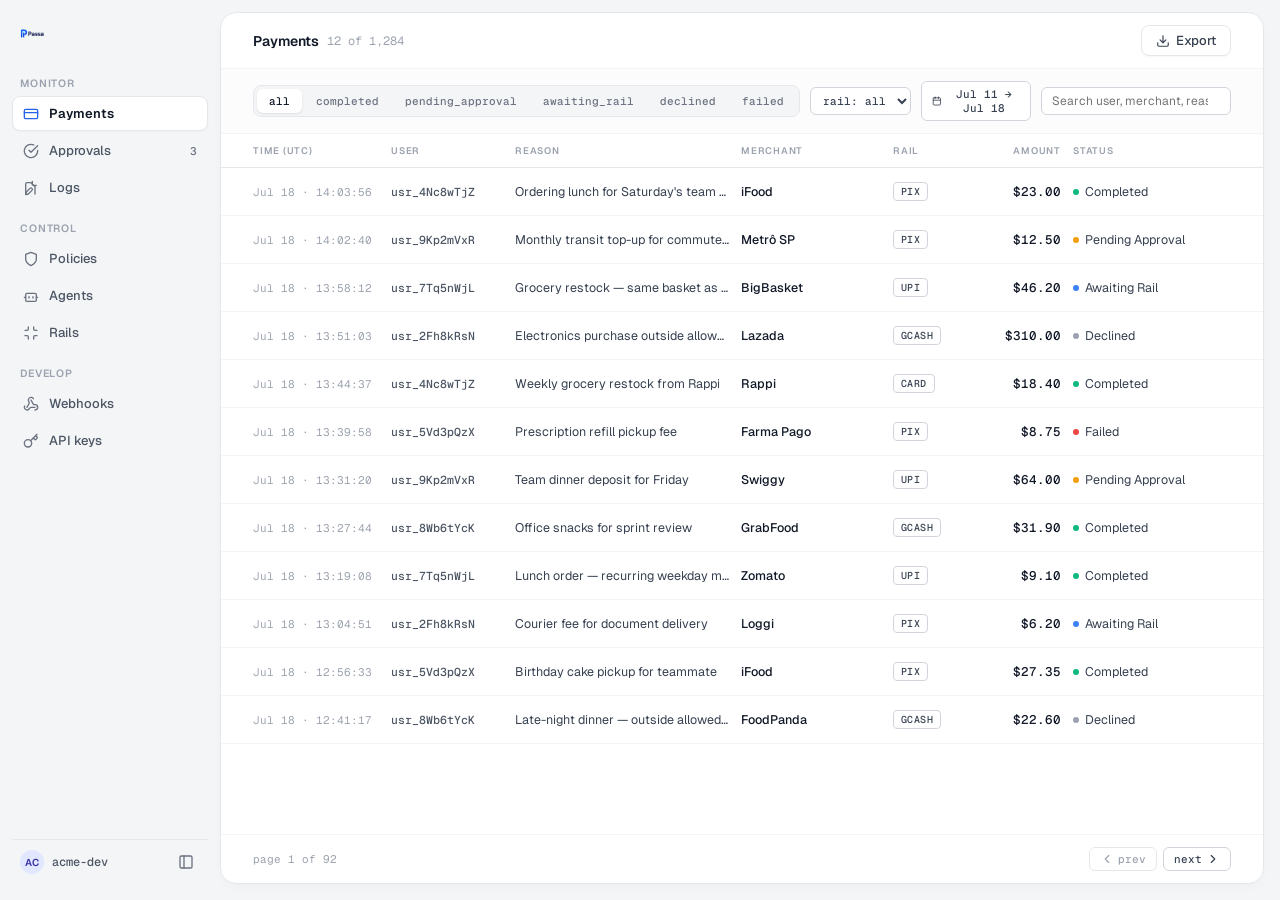
<file: index.html>
<!DOCTYPE html>
<html lang="en">
<head>
<meta charset="utf-8">
<meta name="viewport" content="width=device-width, initial-scale=1">
<title>Payments · Passa</title>
<link rel="preconnect" href="https://fonts.googleapis.com">
<link rel="preconnect" href="https://fonts.gstatic.com" crossorigin>
<link href="https://fonts.googleapis.com/css2?family=Geist:wght@400;500;600;700&family=Geist+Mono:wght@400;500;600&display=swap" rel="stylesheet">
<link rel="stylesheet" href="styles.css">
<style>
.filters {
  display: flex; align-items: center; gap: 10px;
  padding: 12px 32px; border-bottom: 1px solid var(--line-soft);
  background: #FCFCFD; position: sticky; top: 0; z-index: 2;
}
.filters select {
  font: 500 11px var(--mono); color: var(--gray-700);
  background: #fff; border: 1px solid #D1D5DB; border-radius: 6px;
  padding: 5px 8px; cursor: pointer;
}
.filters .date-btn {
  font: 500 11px var(--mono); color: var(--gray-700);
  background: #fff; border: 1px solid #D1D5DB; border-radius: 6px;
  padding: 5px 10px; cursor: pointer; font-variant-numeric: tabular-nums;
  display: inline-flex; align-items: center; gap: 6px;
}
.filters .date-btn:hover { background: var(--bg-soft); }
.filters input[type="search"] {
  margin-left: auto; width: 260px;
  font: 400 12px var(--sans); color: var(--ink);
  background: #fff; border: 1px solid #D1D5DB; border-radius: 6px;
  padding: 5px 10px; outline: none;
}
.filters input[type="search"]:focus { border-color: var(--blue); box-shadow: 0 0 0 3px rgba(37,99,235,.12); }
.cols, .row {
  display: grid;
  grid-template-columns: 126px 112px minmax(0,1fr) 140px 66px 90px 158px;
  gap: 12px; padding: 14px 32px;
}
.cols {
  padding: 10px 32px; border-bottom: 1px solid var(--line);
  font: 600 9.5px var(--sans); text-transform: uppercase;
  letter-spacing: .08em; color: var(--gray-400);
}
.row { align-items: center; border-bottom: 1px solid var(--line-soft); cursor: pointer; }
.row:hover { background: #FAFAFB; }
.row .c-time { font: 400 11px var(--mono); color: var(--gray-400); font-variant-numeric: tabular-nums; }
.row .c-user { font: 500 11.5px var(--mono); color: var(--gray-600); }
.row .c-reason { font: 400 12.5px var(--sans); color: var(--gray-700); white-space: nowrap; overflow: hidden; text-overflow: ellipsis; }
.row .c-merchant { font: 500 12.5px var(--sans); color: var(--ink); white-space: nowrap; overflow: hidden; text-overflow: ellipsis; }
.row .rail, .row .pill { justify-self: start; }
.row .c-amt { font: 500 12.5px var(--mono); color: var(--ink); text-align: right; font-variant-numeric: tabular-nums; }
.empty { padding: 48px; text-align: center; font: 400 13px var(--sans); color: var(--gray-400); }
.pager {
  display: flex; align-items: center; gap: 8px;
  padding: 12px 32px; margin-top: auto; border-top: 1px solid var(--line-soft);
}
.pager .info { font: 400 11px var(--mono); color: var(--gray-400); }
.pager .btns { margin-left: auto; display: flex; gap: 6px; }
.pager button { 
  font: 500 11px var(--mono); border-radius: 6px; padding: 4px 10px; background: #fff; 
  display: inline-flex; align-items: center; gap: 4px;
}
.pager .prev { color: var(--gray-400); border: 1px solid var(--line); }
.pager .next { color: var(--gray-700); border: 1px solid #D1D5DB; cursor: pointer; }
.pager .next:hover { background: var(--bg-soft); }
</style>
</head>
<body data-nav="payments">
<div class="app">
<div id="sidebar"></div>
<main class="main">
  <div class="topbar">
    <span class="topbar-title">Payments</span>
    <span class="topbar-sub"><span id="row-count">12</span> of 1,284</span>
    <button class="btn" style="margin-left:auto"><svg width="14" height="14" viewBox="0 0 24 24" fill="none" stroke="currentColor" stroke-width="2" stroke-linecap="round" stroke-linejoin="round"><path d="M21 15v4a2 2 0 0 1-2 2H5a2 2 0 0 1-2-2v-4"/><polyline points="7 10 12 15 17 10"/><line x1="12" x2="12" y1="15" y2="3"/></svg>Export</button>
  </div>
  <div class="filters">
    <div class="seg" id="status-tabs"></div>
    <select id="rail-filter">
      <option value="all">rail: all</option>
      <option value="PIX">PIX</option>
      <option value="UPI">UPI</option>
      <option value="GCASH">GCASH</option>
      <option value="CARD">CARD</option>
    </select>
    <button class="date-btn"><svg width="14" height="14" viewBox="0 0 24 24" fill="none" stroke="currentColor" stroke-width="2" stroke-linecap="round" stroke-linejoin="round"><rect width="18" height="18" x="3" y="4" rx="2" ry="2"/><line x1="16" x2="16" y1="2" y2="6"/><line x1="8" x2="8" y1="2" y2="6"/><line x1="3" x2="21" y1="10" y2="10"/></svg>Jul 11 → Jul 18</button>
    <input type="search" id="q" placeholder="Search user, merchant, reason…">
  </div>
  <div class="cols">
    <span>Time (UTC)</span><span>User</span><span>Reason</span><span>Merchant</span>
    <span>Rail</span><span style="text-align:right">Amount</span><span>Status</span>
  </div>
  <div id="rows"></div>
  <div class="empty" id="empty" hidden>No payments match these filters.</div>
  <div class="pager">
    <span class="info">page 1 of 92</span>
    <div class="btns">
      <button class="prev" disabled><svg width="14" height="14" viewBox="0 0 24 24" fill="none" stroke="currentColor" stroke-width="2" stroke-linecap="round" stroke-linejoin="round"><path d="m15 18-6-6 6-6"/></svg>prev</button>
      <button class="next">next<svg width="14" height="14" viewBox="0 0 24 24" fill="none" stroke="currentColor" stroke-width="2" stroke-linecap="round" stroke-linejoin="round"><path d="m9 18 6-6-6-6"/></svg></button>
    </div>
  </div>
</main>
</div>
<script src="app.js"></script>
<script>
const STATUSES = ['all', 'completed', 'pending_approval', 'awaiting_rail', 'declined', 'failed'];
const state = { status: 'all', rail: 'all', q: '' };

function renderTabs() {
  const el = document.getElementById('status-tabs');
  el.innerHTML = STATUSES.map(s =>
    `<button data-status="${s}" class="${state.status === s ? 'on' : ''}">${s}</button>`
  ).join('');
  el.querySelectorAll('button').forEach(b =>
    b.addEventListener('click', () => { state.status = b.dataset.status; renderTabs(); renderRows(); })
  );
}

function renderRows() {
  const q = state.q.trim().toLowerCase();
  const rows = PASSA_PAYMENTS.filter(p =>
    (state.status === 'all' || p.st === state.status) &&
    (state.rail === 'all' || p.rail === state.rail) &&
    (!q || (p.user + ' ' + p.reason + ' ' + p.merchant).toLowerCase().includes(q))
  );
  document.getElementById('row-count').textContent = rows.length;
  document.getElementById('empty').hidden = rows.length > 0;
  document.getElementById('rows').innerHTML = rows.map(p => `
    <a class="row" href="payment.html?id=${p.id}">
      <span class="c-time">Jul 18 · ${p.time}</span>
      <span class="c-user">${p.user}</span>
      <span class="c-reason">${p.reason}</span>
      <span class="c-merchant">${p.merchant}</span>
      <span class="rail">${p.rail}</span>
      <span class="c-amt">${p.amt}</span>
      ${pillHtml(p.st)}
    </a>`).join('');
}

document.getElementById('rail-filter').addEventListener('change', (e) => { state.rail = e.target.value; renderRows(); });
document.getElementById('q').addEventListener('input', (e) => { state.q = e.target.value; renderRows(); });
renderTabs();
renderRows();
</script>
</body>
</html>
</file>
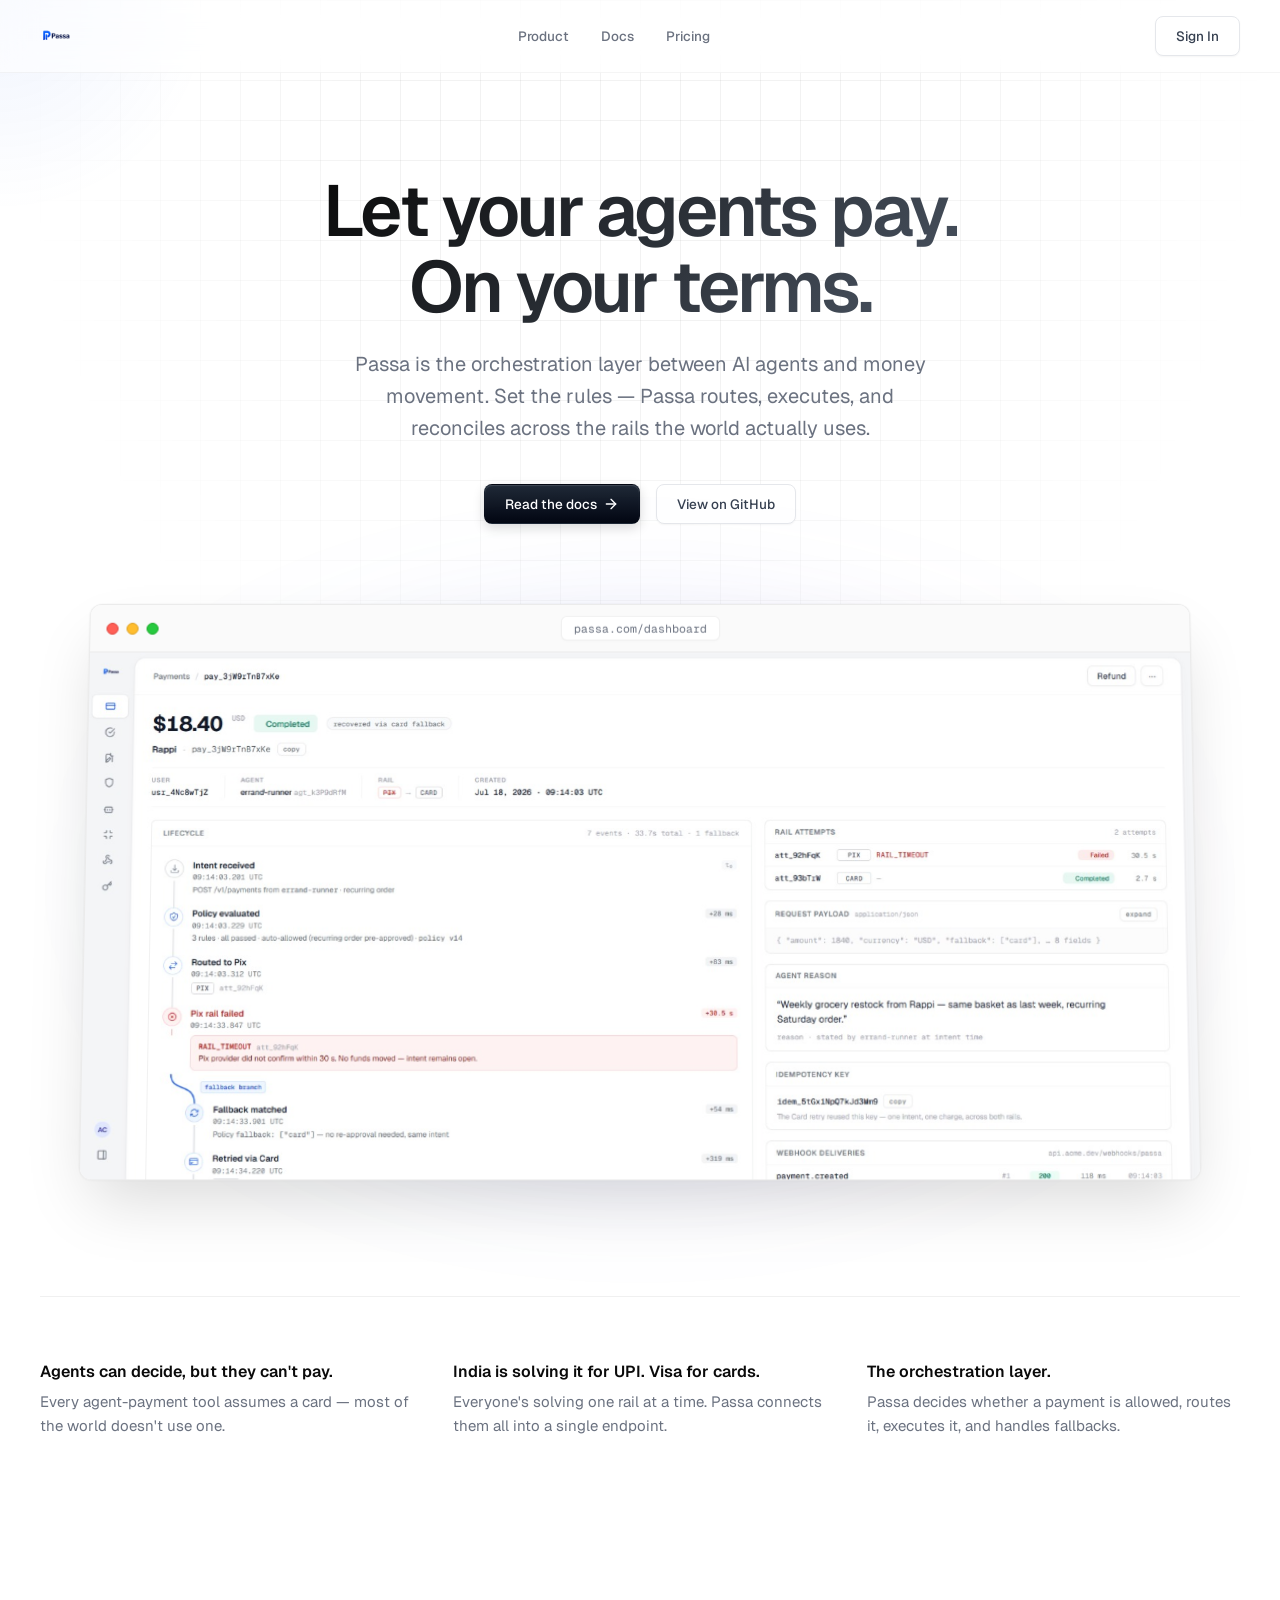
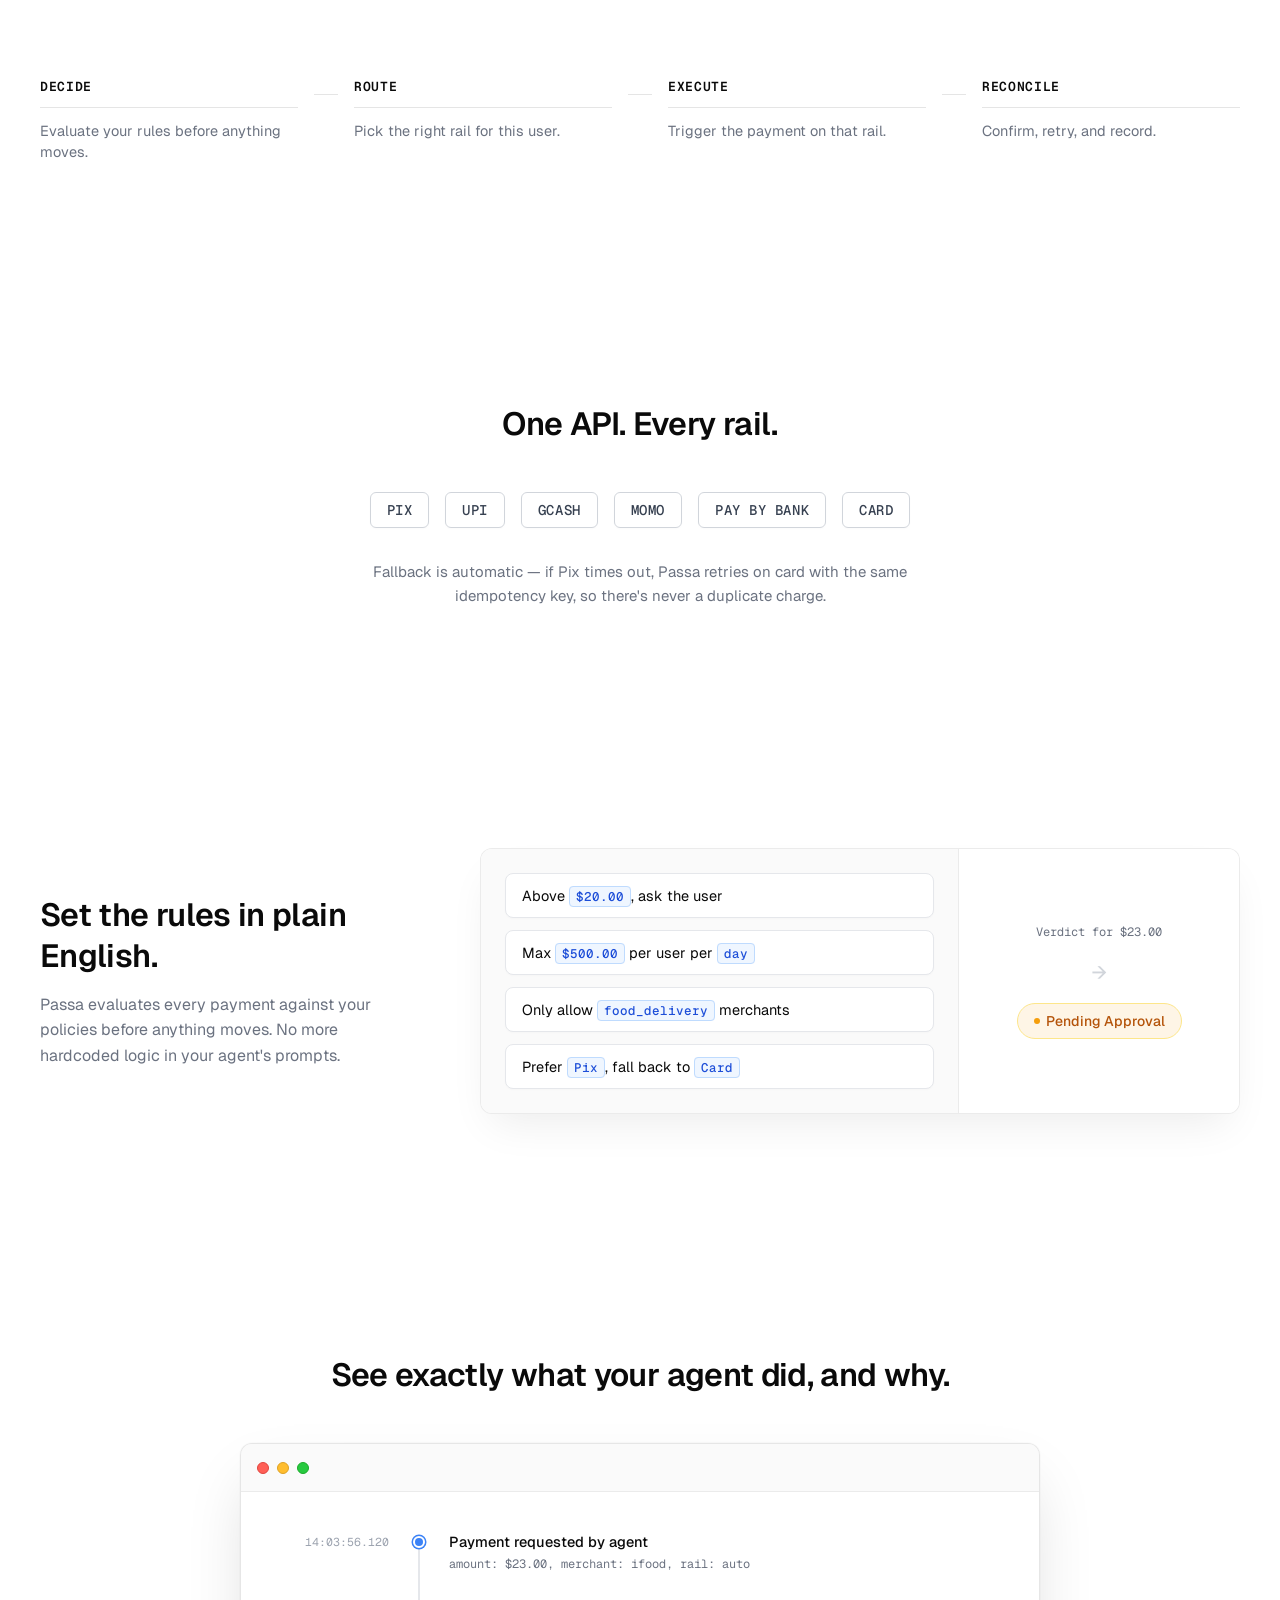
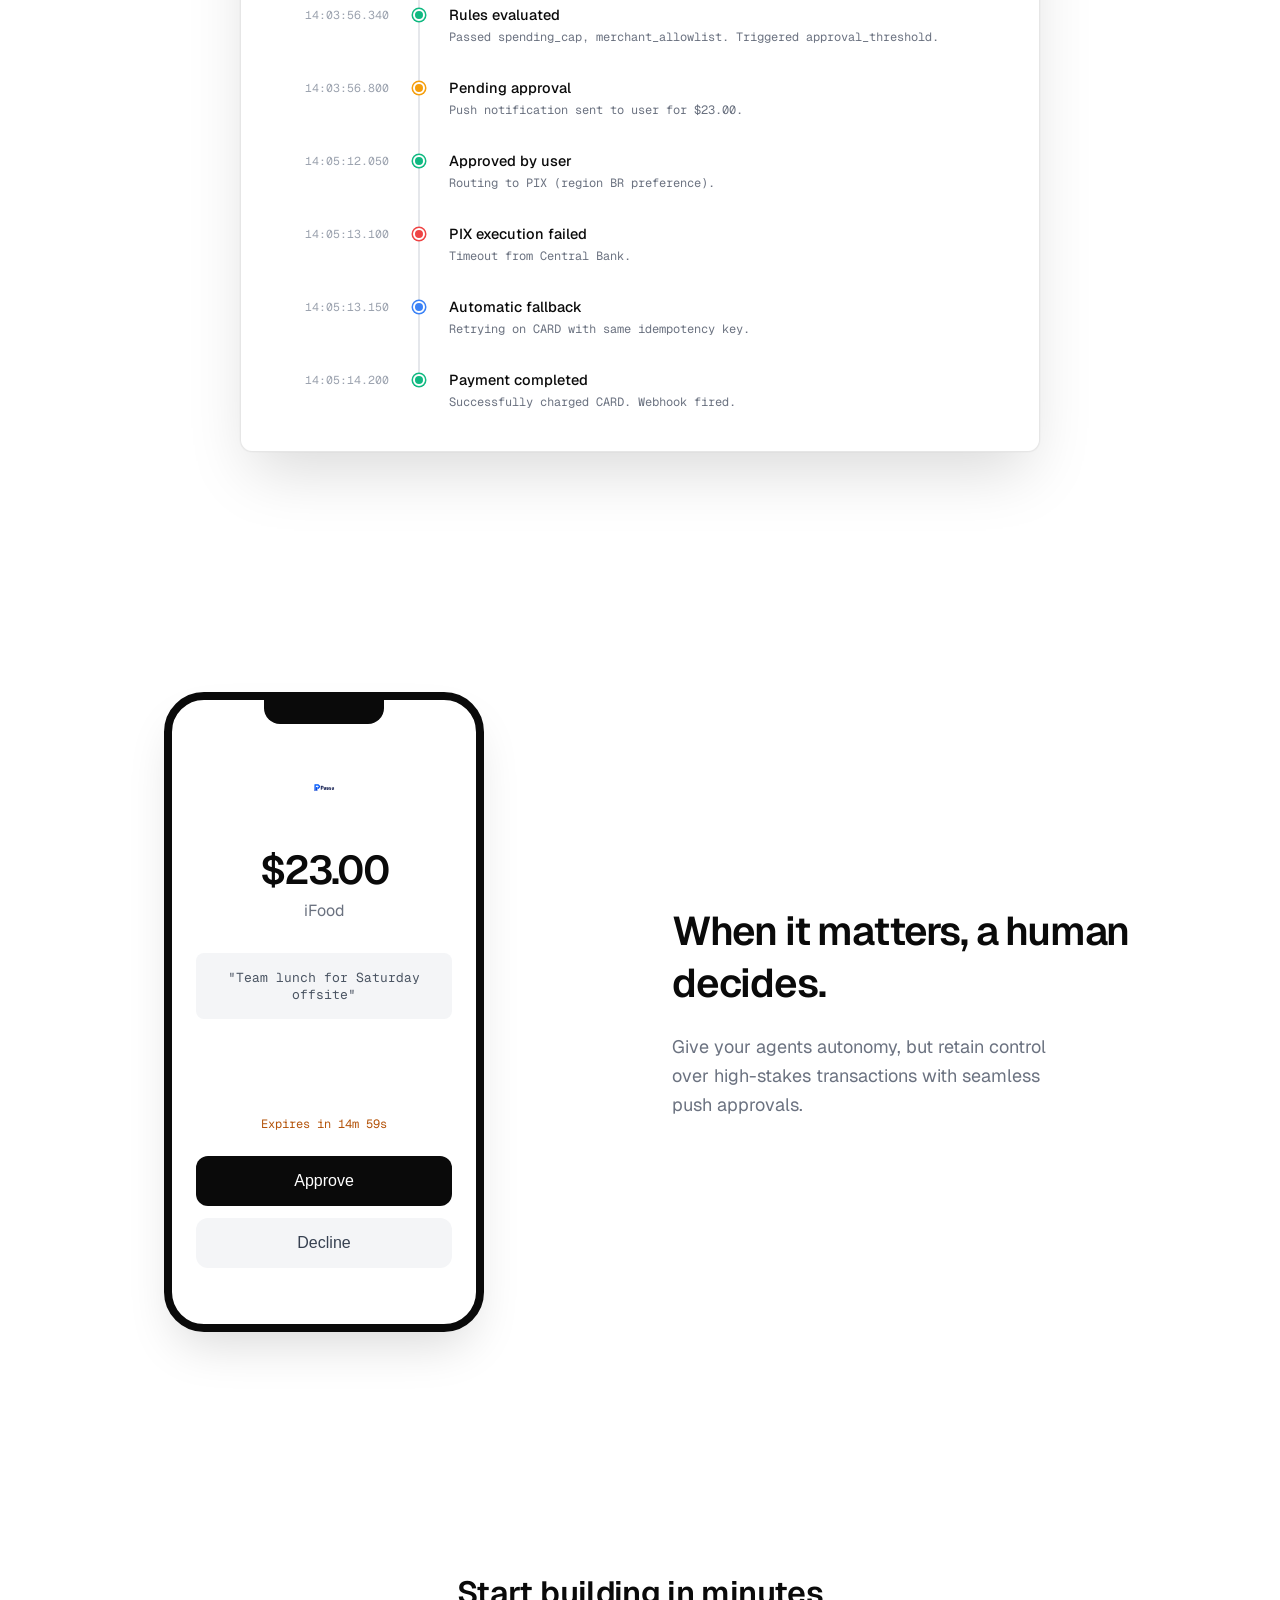
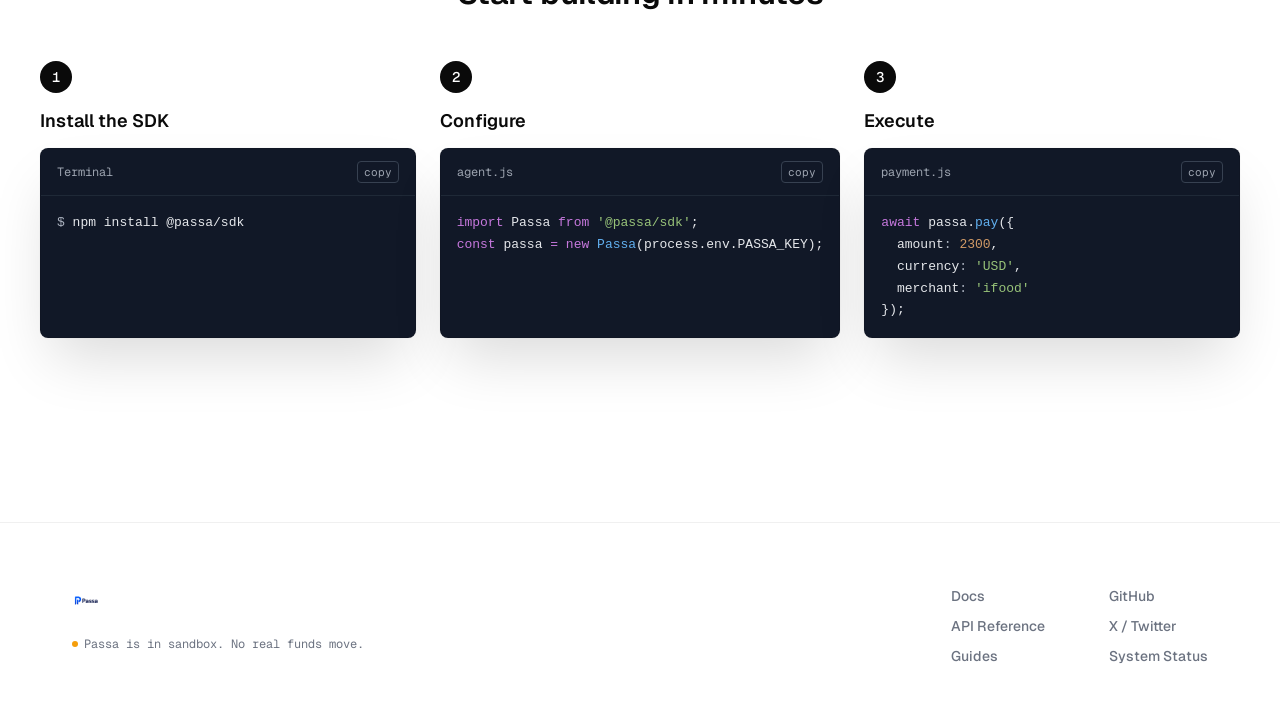
<file: landing/index.html>
<!DOCTYPE html>
<html lang="en">
<head>
<meta charset="utf-8">
<meta name="viewport" content="width=device-width, initial-scale=1">
<title>Passa — Let your agents pay. On your terms.</title>
<link rel="preconnect" href="https://fonts.googleapis.com">
<link rel="preconnect" href="https://fonts.gstatic.com" crossorigin>
<link href="https://fonts.googleapis.com/css2?family=Geist:wght@400;500;600;700&family=Geist+Mono:wght@400;500;600&display=swap" rel="stylesheet">
<link rel="stylesheet" href="style.css">
</head>
<body>

<!-- Interactive Mouse Glow -->
<div class="glow-pointer" id="glow"></div>

<!-- Sleek Grid Background -->
<div class="bg-grid"></div>

<div class="nav-wrapper">
  <header class="container nav">
    <div class="nav-logo">
      <img src="../assets/Passa Logo@2x.png" alt="Passa Logo">
    </div>
    <nav class="nav-links">
      <a href="#">Product</a>
      <a href="#">Docs</a>
      <a href="#">Pricing</a>
    </nav>
    <div class="nav-actions">
      <a href="#" class="btn btn-secondary">Sign In</a>
    </div>
  </header>
</div>

<section class="hero-center container">
  <div class="hero-content">
    <h1 class="hero-title">Let your agents pay.<br>On your terms.</h1>
    
    <p class="hero-sub">Passa is the orchestration layer between AI agents and money movement. Set the rules — Passa routes, executes, and reconciles across the rails the world actually uses.</p>
    
    <div class="hero-actions">
      <a href="#" class="btn btn-primary">
        Read the docs
        <svg width="16" height="16" viewBox="0 0 24 24" fill="none" stroke="currentColor" stroke-width="2" stroke-linecap="round" stroke-linejoin="round"><line x1="5" y1="12" x2="19" y2="12"></line><polyline points="12 5 19 12 12 19"></polyline></svg>
      </a>
      <a href="#" class="btn btn-secondary">View on GitHub</a>
    </div>
  </div>

  <div class="hero-visual-center">
    <!-- Premium Glowing Border & Perspective Wrap -->
    <div class="perspective-wrap">
      <div class="browser-frame">
        <div class="bf-head">
          <div class="bf-dots"><i></i><i></i><i></i></div>
          <div class="bf-url">passa.com/dashboard</div>
        </div>
        <img src="../assets/Hero screen.jpeg" alt="Passa Dashboard">
      </div>
    </div>
  </div>
</section>

<!-- Section 2: The Problem -->
<section class="problem container section-pad">
  <div class="problem-grid">
    <div class="problem-card">
      <h3>Agents can decide, but they can't pay.</h3>
      <p>Every agent-payment tool assumes a card — most of the world doesn't use one.</p>
    </div>
    <div class="problem-card">
      <h3>India is solving it for UPI. Visa for cards.</h3>
      <p>Everyone's solving one rail at a time. Passa connects them all into a single endpoint.</p>
    </div>
    <div class="problem-card">
      <h3>The orchestration layer.</h3>
      <p>Passa decides whether a payment is allowed, routes it, executes it, and handles fallbacks.</p>
    </div>
  </div>
</section>

<!-- Section 3: How it works -->
<section class="how-it-works container section-pad">
  <div class="hiw-flow">
    <div class="hiw-step">
      <div class="hiw-head">Decide</div>
      <p>Evaluate your rules before anything moves.</p>
    </div>
    <div class="hiw-line"></div>
    <div class="hiw-step">
      <div class="hiw-head">Route</div>
      <p>Pick the right rail for this user.</p>
    </div>
    <div class="hiw-line"></div>
    <div class="hiw-step">
      <div class="hiw-head">Execute</div>
      <p>Trigger the payment on that rail.</p>
    </div>
    <div class="hiw-line"></div>
    <div class="hiw-step">
      <div class="hiw-head">Reconcile</div>
      <p>Confirm, retry, and record.</p>
    </div>
  </div>
</section>

<!-- Section 4: Rails -->
<section class="rails container section-pad">
  <div class="rails-header">
    <h2 class="section-title">One API. Every rail.</h2>
  </div>
  <div class="rails-grid">
    <div class="rail-badge">PIX</div>
    <div class="rail-badge">UPI</div>
    <div class="rail-badge">GCASH</div>
    <div class="rail-badge">MOMO</div>
    <div class="rail-badge">PAY BY BANK</div>
    <div class="rail-badge">CARD</div>
  </div>
  <p class="rails-note">Fallback is automatic — if Pix times out, Passa retries on card with the same idempotency key, so there's never a duplicate charge.</p>
</section>

<!-- Section 5: Policy -->
<section class="policy container section-pad">
  <div class="policy-split">
    <div class="policy-text">
      <h2>Set the rules in plain English.</h2>
      <p>Passa evaluates every payment against your policies before anything moves. No more hardcoded logic in your agent's prompts.</p>
    </div>
    
    <div class="policy-widget">
      <!-- Left side: Rules -->
      <div class="pw-rules">
        <div class="pw-rule">Above <span class="chip">$20.00</span>, ask the user</div>
        <div class="pw-rule">Max <span class="chip">$500.00</span> per user per <span class="chip">day</span></div>
        <div class="pw-rule">Only allow <span class="chip">food_delivery</span> merchants</div>
        <div class="pw-rule">Prefer <span class="chip">Pix</span>, fall back to <span class="chip">Card</span></div>
      </div>
      
      <!-- Right side: Verdict -->
      <div class="pw-verdict">
        <div class="pw-v-label">Verdict for $23.00</div>
        <div class="pw-v-arrow">→</div>
        <div class="pw-v-pill pending_approval"><span class="dot"></span> pending approval</div>
      </div>
    </div>
  </div>
</section>

<!-- Section 6: Observability -->
<section class="observability container section-pad">
  <div class="obs-header">
    <h2 class="section-title">See exactly what your agent did, and why.</h2>
  </div>
  <div class="obs-frame browser-frame">
    <div class="bf-head"><div class="bf-dots"><i></i><i></i><i></i></div></div>
    <div class="obs-timeline">
      <div class="tl-row">
        <div class="tl-time">14:03:56.120</div>
        <div class="tl-node blue"></div>
        <div class="tl-content">
          <div class="tl-title">Payment requested by agent</div>
          <div class="tl-desc">amount: $23.00, merchant: ifood, rail: auto</div>
        </div>
      </div>
      <div class="tl-row">
        <div class="tl-time">14:03:56.340</div>
        <div class="tl-node green"></div>
        <div class="tl-content">
          <div class="tl-title">Rules evaluated</div>
          <div class="tl-desc">Passed spending_cap, merchant_allowlist. Triggered approval_threshold.</div>
        </div>
      </div>
      <div class="tl-row">
        <div class="tl-time">14:03:56.800</div>
        <div class="tl-node amber"></div>
        <div class="tl-content">
          <div class="tl-title">Pending approval</div>
          <div class="tl-desc">Push notification sent to user for $23.00.</div>
        </div>
      </div>
      <div class="tl-row">
        <div class="tl-time">14:05:12.050</div>
        <div class="tl-node green"></div>
        <div class="tl-content">
          <div class="tl-title">Approved by user</div>
          <div class="tl-desc">Routing to PIX (region BR preference).</div>
        </div>
      </div>
      <div class="tl-row">
        <div class="tl-time">14:05:13.100</div>
        <div class="tl-node red"></div>
        <div class="tl-content">
          <div class="tl-title">PIX execution failed</div>
          <div class="tl-desc">Timeout from Central Bank.</div>
        </div>
      </div>
      <div class="tl-row">
        <div class="tl-time">14:05:13.150</div>
        <div class="tl-node blue"></div>
        <div class="tl-content">
          <div class="tl-title">Automatic fallback</div>
          <div class="tl-desc">Retrying on CARD with same idempotency key.</div>
        </div>
      </div>
      <div class="tl-row last">
        <div class="tl-time">14:05:14.200</div>
        <div class="tl-node green"></div>
        <div class="tl-content">
          <div class="tl-title">Payment completed</div>
          <div class="tl-desc">Successfully charged CARD. Webhook fired.</div>
        </div>
      </div>
    </div>
  </div>
</section>

<!-- Section 7: Approval -->
<section class="approval container section-pad">
  <div class="approval-split">
    <div class="approval-mobile">
      <div class="mobile-frame">
        <div class="mf-notch"></div>
        <div class="mf-logo"><img src="../assets/Passa Logo@2x.png" alt="Passa"></div>
        <div class="mf-content">
          <div class="mf-amount">$23.00</div>
          <div class="mf-merchant">iFood</div>
          <div class="mf-reason">"Team lunch for Saturday offsite"</div>
          <div class="mf-timer">Expires in 14m 59s</div>
          <div class="mf-actions">
            <button class="mf-btn approve">Approve</button>
            <button class="mf-btn decline">Decline</button>
          </div>
        </div>
      </div>
    </div>
    <div class="approval-text">
      <h2>When it matters, a human decides.</h2>
      <p>Give your agents autonomy, but retain control over high-stakes transactions with seamless push approvals.</p>
    </div>
  </div>
</section>

<!-- Section 8: Quickstart -->
<section class="quickstart container section-pad">
  <div class="qs-header">
    <h2 class="section-title">Start building in minutes</h2>
  </div>
  <div class="qs-grid">
    <div class="qs-step">
      <div class="qs-num">1</div>
      <h3>Install the SDK</h3>
      <div class="browser-frame qs-code">
        <div class="hc-top">
          <div class="hc-filename">Terminal</div>
          <button class="hc-copy" data-copy="npm install @passa/sdk">copy</button>
        </div>
        <pre class="hc-body"><code><span class="c-p">$</span> npm install @passa/sdk</code></pre>
      </div>
    </div>
    
    <div class="qs-step">
      <div class="qs-num">2</div>
      <h3>Configure</h3>
      <div class="browser-frame qs-code">
        <div class="hc-top">
          <div class="hc-filename">agent.js</div>
          <button class="hc-copy" data-copy="import Passa from '@passa/sdk';&#10;const passa = new Passa(process.env.PASSA_KEY);">copy</button>
        </div>
        <pre class="hc-body"><code><span class="c-k">import</span> Passa <span class="c-k">from</span> <span class="c-s">'@passa/sdk'</span>;
<span class="c-k">const</span> passa <span class="c-k">= new</span> <span class="c-v">Passa</span>(process.env.PASSA_KEY);</code></pre>
      </div>
    </div>

    <div class="qs-step">
      <div class="qs-num">3</div>
      <h3>Execute</h3>
      <div class="browser-frame qs-code">
        <div class="hc-top">
          <div class="hc-filename">payment.js</div>
          <button class="hc-copy" data-copy="await passa.pay({ amount: 2300, currency: 'USD', merchant: 'ifood' });">copy</button>
        </div>
        <pre class="hc-body"><code><span class="c-k">await</span> passa.<span class="c-v">pay</span>({ 
  amount<span class="c-p">:</span> <span class="c-n">2300</span>, 
  currency<span class="c-p">:</span> <span class="c-s">'USD'</span>, 
  merchant<span class="c-p">:</span> <span class="c-s">'ifood'</span> 
});</code></pre>
      </div>
    </div>
  </div>
</section>

<!-- Footer -->
<footer class="footer">
  <div class="container footer-inner">
    <div class="ft-left">
      <div class="ft-logo">
        <img src="../assets/Passa Logo@2x.png" alt="Passa">
      </div>
      <div class="ft-sandbox">
        <span class="dot"></span> Passa is in sandbox. No real funds move.
      </div>
    </div>
    <div class="ft-links">
      <div class="ft-col">
        <a href="#">Docs</a>
        <a href="#">API Reference</a>
        <a href="#">Guides</a>
      </div>
      <div class="ft-col">
        <a href="#">GitHub</a>
        <a href="#">X / Twitter</a>
        <a href="#">System Status</a>
      </div>
    </div>
  </div>
</footer>

<script>
  // Interactive mouse glow effect
  const glow = document.getElementById('glow');
  document.addEventListener('mousemove', (e) => {
    // Center the glow orb on the cursor
    const x = e.clientX;
    const y = e.clientY;
    glow.style.transform = `translate3d(${x}px, ${y}px, 0)`;
  });
</script>

</body>
</html>
</file>
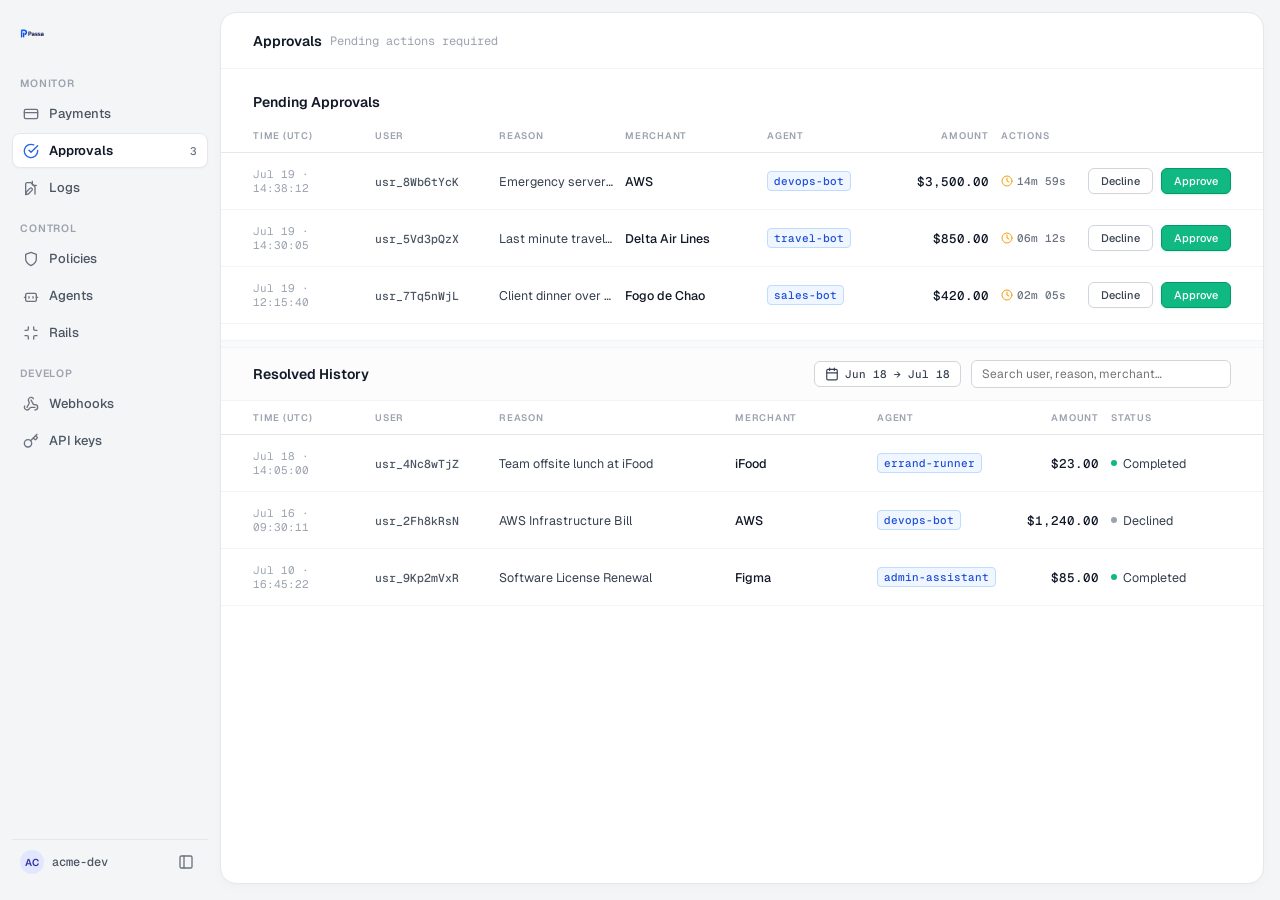
<file: approval.html>
<!DOCTYPE html>
<html lang="en">
<head>
<meta charset="utf-8">
<meta name="viewport" content="width=device-width, initial-scale=1">
<title>Approvals · Passa</title>
<link rel="preconnect" href="https://fonts.googleapis.com">
<link rel="preconnect" href="https://fonts.gstatic.com" crossorigin>
<link href="https://fonts.googleapis.com/css2?family=Geist:wght@400;500;600;700&family=Geist+Mono:wght@400;500;600&display=swap" rel="stylesheet">
<link rel="stylesheet" href="styles.css">
<style>
/* Specific approvals styles */
.filters {
  display: flex; align-items: center; gap: 10px;
  padding: 12px 32px; border-bottom: 1px solid var(--line-soft);
  background: #FCFCFD; position: sticky; top: 0; z-index: 2;
}
.filters .date-btn {
  font: 500 11px var(--mono); color: var(--gray-700);
  background: #fff; border: 1px solid #D1D5DB; border-radius: 6px;
  padding: 5px 10px; cursor: pointer; font-variant-numeric: tabular-nums;
  display: inline-flex; align-items: center; gap: 6px;
}
.filters input[type="search"] {
  margin-left: auto; width: 260px;
  font: 400 12px var(--sans); color: var(--ink);
  background: #fff; border: 1px solid #D1D5DB; border-radius: 6px;
  padding: 5px 10px; outline: none;
}
.filters input[type="search"]:focus { border-color: var(--blue); box-shadow: 0 0 0 3px rgba(37,99,235,.12); }

.section-title {
  font: 600 14px var(--sans); color: var(--ink);
  padding: 24px 32px 8px; margin: 0;
}
.section-divider {
  height: 8px; background: #F9FAFB;
  border-top: 1px solid var(--line-soft); border-bottom: 1px solid var(--line-soft);
}

.cols, .row { display: grid; gap: 12px; padding: 14px 32px; }
.cols {
  padding: 10px 32px; border-bottom: 1px solid var(--line);
  font: 600 9.5px var(--sans); text-transform: uppercase;
  letter-spacing: .08em; color: var(--gray-400);
}
.row { align-items: center; border-bottom: 1px solid var(--line-soft); cursor: pointer; }
.row:hover { background: #FAFAFB; }

.cols.pending, .row.pending { grid-template-columns: 110px 112px minmax(0,1fr) 130px 130px 80px 230px; }
.cols.history, .row.history { grid-template-columns: 110px 112px minmax(0,1fr) 130px 130px 80px 120px; }

.row .c-time { font: 400 11px var(--mono); color: var(--gray-400); font-variant-numeric: tabular-nums; }
.row .c-user { font: 500 11.5px var(--mono); color: var(--gray-600); }
.row .c-reason { font: 400 12.5px var(--sans); color: var(--gray-700); white-space: nowrap; overflow: hidden; text-overflow: ellipsis; }
.row .c-merchant { font: 500 12.5px var(--sans); color: var(--ink); white-space: nowrap; overflow: hidden; text-overflow: ellipsis; }
.row .c-agent { font: 500 11px var(--mono); color: var(--blue-dark); background: #EFF6FF; padding: 2px 6px; border-radius: 4px; border: 1px solid #BFDBFE; display: inline-block; justify-self: start; white-space: nowrap; }
.row .c-amt { font: 500 12.5px var(--mono); color: var(--ink); text-align: right; font-variant-numeric: tabular-nums; }
.row .pill { justify-self: start; }

.empty { padding: 48px; text-align: center; font: 400 13px var(--sans); color: var(--gray-400); }

/* Actions & Timer */
.actions { display: flex; align-items: center; gap: 8px; justify-content: flex-end; }
.btn-approve, .btn-decline {
  font: 500 11px var(--sans); padding: 5px 12px; border-radius: 6px; cursor: pointer; transition: all 0.15s;
}
.btn-approve { background: #10B981; color: #fff; border: 1px solid #059669; box-shadow: 0 1px 2px rgba(16,185,129,.2); }
.btn-approve:hover { background: #059669; }
.btn-decline { background: #fff; color: var(--gray-700); border: 1px solid #D1D5DB; box-shadow: 0 1px 2px rgba(0,0,0,.02); }
.btn-decline:hover { background: #F9FAFB; border-color: #9CA3AF; }

.timer { 
  font: 500 11px var(--mono); color: var(--gray-500); 
  display: flex; align-items: center; gap: 4px; 
  margin-right: auto;
}
.timer svg { color: #F59E0B; }
</style>
</head>
<body data-nav="approvals">
<div class="app">
<div id="sidebar"></div>
<main class="main">
  <div class="topbar">
    <span class="topbar-title">Approvals</span>
    <span class="topbar-sub">Pending actions required</span>
  </div>
  
  <h2 class="section-title">Pending Approvals</h2>
  <div class="cols pending">
    <span>Time (UTC)</span><span>User</span><span>Reason</span><span>Merchant</span><span>Agent</span><span style="text-align:right">Amount</span><span>Actions</span>
  </div>
  <div id="pending-rows"></div>

  <div class="section-divider" style="margin-top: 16px;"></div>

  <div class="filters" style="border-bottom: none; position: static;">
    <h2 class="section-title" style="padding: 0; flex: 1;">Resolved History</h2>
    <button class="date-btn"><svg width="14" height="14" viewBox="0 0 24 24" fill="none" stroke="currentColor" stroke-width="2" stroke-linecap="round" stroke-linejoin="round"><rect width="18" height="18" x="3" y="4" rx="2" ry="2"/><line x1="16" x2="16" y1="2" y2="6"/><line x1="8" x2="8" y1="2" y2="6"/><line x1="3" x2="21" y1="10" y2="10"/></svg>Jun 18 → Jul 18</button>
    <input type="search" id="q" placeholder="Search user, reason, merchant…">
  </div>
  <div class="cols history" style="border-top: 1px solid var(--line-soft);">
    <span>Time (UTC)</span><span>User</span><span>Reason</span><span>Merchant</span><span>Agent</span><span style="text-align:right">Amount</span><span>Status</span>
  </div>
  <div id="resolved-rows"></div>
  <div class="empty" id="empty" hidden>No history matches these filters.</div>
</main>
</div>
<script src="app.js"></script>
<script>
const state = { q: '' };

function renderRows() {
  const q = state.q.trim().toLowerCase();
  
  // Pending rows (not filtered by search for now, to keep them prominent)
  const pending = PASSA_APPROVALS.filter(a => a.st === 'pending');
  document.getElementById('pending-rows').innerHTML = pending.map(a => `
    <div class="row pending">
      <span class="c-time">${a.date} · ${a.time}</span>
      <span class="c-user">${a.user}</span>
      <span class="c-reason" title="${a.reason}">${a.reason}</span>
      <span class="c-merchant" title="${a.merchant}">${a.merchant}</span>
      <span class="c-agent">${a.agent}</span>
      <span class="c-amt">${a.amt}</span>
      <div class="actions">
        <span class="timer"><svg width="12" height="12" viewBox="0 0 24 24" fill="none" stroke="currentColor" stroke-width="2" stroke-linecap="round" stroke-linejoin="round"><circle cx="12" cy="12" r="10"/><polyline points="12 6 12 12 16 14"/></svg>${a.expires_in}</span>
        <button class="btn-decline" onclick="event.stopPropagation()">Decline</button>
        <button class="btn-approve" onclick="event.stopPropagation()">Approve</button>
      </div>
    </div>`).join('');

  // Resolved rows
  const resolved = PASSA_APPROVALS.filter(a => a.st !== 'pending' && 
    (!q || (a.user + ' ' + a.reason + ' ' + a.merchant + ' ' + a.agent).toLowerCase().includes(q))
  );
  document.getElementById('empty').hidden = resolved.length > 0;
  document.getElementById('resolved-rows').innerHTML = resolved.map(a => `
    <div class="row history">
      <span class="c-time">${a.date} · ${a.time}</span>
      <span class="c-user">${a.user}</span>
      <span class="c-reason" title="${a.reason}">${a.reason}</span>
      <span class="c-merchant" title="${a.merchant}">${a.merchant}</span>
      <span class="c-agent">${a.agent}</span>
      <span class="c-amt">${a.amt}</span>
      ${pillHtml(a.st)}
    </div>`).join('');
}

document.getElementById('q').addEventListener('input', (e) => { state.q = e.target.value; renderRows(); });
renderRows();
</script>
</body>
</html>
</file>
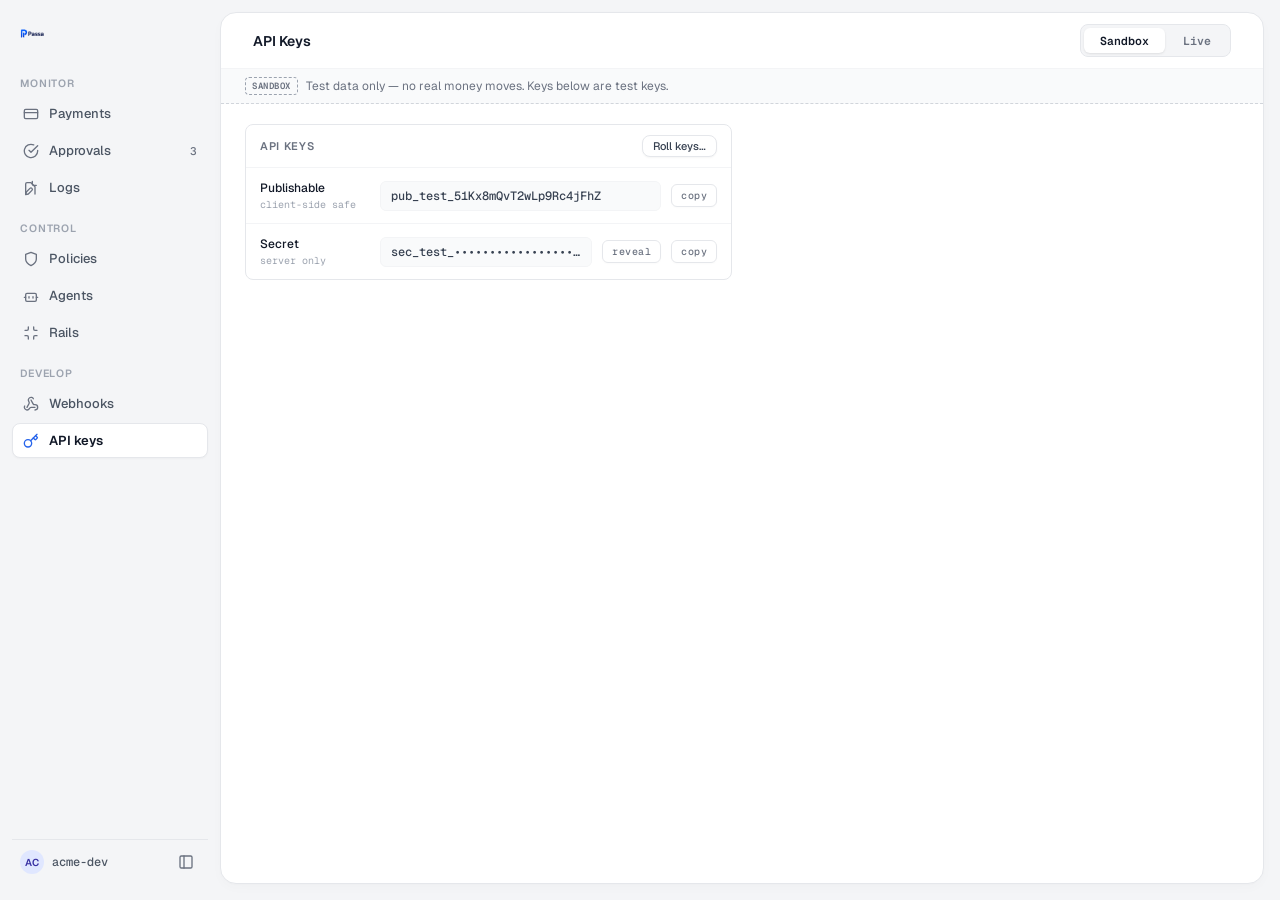
<file: developers.html>
<!DOCTYPE html>
<html lang="en">
<head>
<meta charset="utf-8">
<meta name="viewport" content="width=device-width, initial-scale=1">
<title>API Keys · Passa</title>
<link rel="preconnect" href="https://fonts.googleapis.com">
<link rel="preconnect" href="https://fonts.gstatic.com" crossorigin>
<link href="https://fonts.googleapis.com/css2?family=Geist:wght@400;500;600;700&family=Geist+Mono:wght@400;500;600&display=swap" rel="stylesheet">
<link rel="stylesheet" href="styles.css">
<style>
.sandbox-banner {
  display: flex; align-items: center; gap: 8px;
  padding: 8px 24px; background: var(--bg-soft);
  border-bottom: 1px dashed #D1D5DB;
  font: 400 12px var(--sans); color: var(--gray-500);
}
.sandbox-tag {
  font: 600 9px var(--mono); letter-spacing: .06em; color: var(--gray-500);
  border: 1px dashed var(--gray-400); border-radius: 4px; padding: 2px 6px;
}
.dev-grid { display: grid; grid-template-columns: minmax(0,1fr) minmax(0,1fr); gap: 20px; padding: 20px 24px 28px; align-items: start; }
.dev-col { display: flex; flex-direction: column; gap: 16px; }
.key-row { display: flex; align-items: center; gap: 10px; padding: 12px 14px; border-bottom: 1px solid var(--line-soft); }
.key-row:last-child { border-bottom: none; }
.key-name { width: 110px; flex: none; }
.key-name .t { font: 500 12px var(--sans); color: var(--ink); }
.key-name .s { font: 400 10px var(--mono); color: var(--gray-400); margin-top: 2px; }
.key-value {
  flex: 1; font: 500 12px var(--mono); color: var(--gray-700);
  background: var(--bg-soft); border: 1px solid var(--line-soft); border-radius: 6px;
  padding: 6px 10px; overflow: hidden; text-overflow: ellipsis; white-space: nowrap;
}
.key-value.dark { color: var(--ink); }
.wh-health { margin-left: auto; display: inline-flex; align-items: center; gap: 5px; font: 500 10px var(--mono); color: #047857; }
.wh-health .dot { width: 5px; height: 5px; border-radius: 50%; background: #10B981; }
.field-label { font: 500 10px var(--mono); color: var(--gray-400); margin-bottom: 4px; }
.event-chips { display: flex; flex-wrap: wrap; gap: 6px; }
.event-chip {
  font: 500 10.5px var(--mono); color: var(--gray-700);
  border: 1px solid #D1D5DB; border-radius: 4px; padding: 2px 7px; background: #fff;
}
.event-add {
  font: 500 10.5px var(--mono); color: var(--blue);
  border: 1px dashed #BFDBFE; border-radius: 4px; padding: 2px 7px; background: #fff; cursor: pointer;
}
.event-add:hover { background: #EFF6FF; }
.evt-row {
  display: grid; grid-template-columns: 118px minmax(0,1fr) 44px 78px;
  gap: 8px; align-items: center; padding: 8px 14px; border-bottom: 1px solid var(--line-soft);
}
.evt-row:last-child { border-bottom: none; }
.evt-id { font: 400 10.5px var(--mono); color: var(--gray-400); }
.evt-name { font: 500 12px var(--mono); color: var(--ink); }
.evt-name.retry { color: var(--gray-400); padding-left: 12px; }
.evt-ts { font: 400 10.5px var(--mono); color: var(--gray-400); text-align: right; font-variant-numeric: tabular-nums; }
</style>
</head>
<body data-nav="apikeys">
<div class="app">
<div id="sidebar"></div>
<main class="main">
  <div class="topbar" style="gap:10px">
    <span class="topbar-title">API Keys</span>
    <div class="seg env" style="margin-left:auto">
      <button id="env-sandbox" class="on">Sandbox</button>
      <button id="env-live">Live</button>
    </div>
  </div>

  <div class="sandbox-banner" id="sandbox-banner">
    <span class="sandbox-tag">SANDBOX</span>
    Test data only — no real money moves. Keys below are test keys.
  </div>

  <div class="dev-grid">
    <div class="dev-col">
      <div class="panel">
        <div class="panel-hd">
          <span class="panel-title">API keys</span>
          <button class="btn" style="margin-left:auto;font-size:11px;padding:3px 10px">Roll keys…</button>
        </div>
        <div class="key-row">
          <div class="key-name"><div class="t">Publishable</div><div class="s">client-side safe</div></div>
          <span class="key-value" id="pk-value">pub_test_51Kx8mQvT2wLp9Rc4jFhZ</span>
          <button class="copy-btn pad" id="pk-copy">copy</button>
        </div>
        <div class="key-row">
          <div class="key-name"><div class="t">Secret</div><div class="s">server only</div></div>
          <span class="key-value" id="sk-value"></span>
          <button class="copy-btn pad" id="sk-toggle">reveal</button>
          <button class="copy-btn pad" id="sk-copy">copy</button>
        </div>
      </div>

    </div>
  </div>
  </div>
</main>
</div>
<script src="app.js"></script>
<script>
const dev = { env: 'sandbox', skShown: false, whShown: false };
const KEYS = {
  sandbox: { pk: 'pub_test_51Kx8mQvT2wLp9Rc4jFhZ', sk: 'sec_test_9mQ4vLpX2wRc8Tj1kFhZ6bNd', prefix: 'sec_test_' },
  live: { pk: 'pub_live_51Kx8mQvT2wLp9Rc4jFhZ', sk: 'sec_live_3xW7nBqK5tYv1mJc9RfL4gHs', prefix: 'sec_live_' },
};
const WH_SECRET = 'whs_7Kp2xQm9TvL4wRc8';

function renderDev() {
  const sand = dev.env === 'sandbox';
  const keys = KEYS[dev.env];
  document.getElementById('env-sandbox').className = sand ? 'on' : '';
  document.getElementById('env-live').className = sand ? '' : 'on-live';
  document.getElementById('sandbox-banner').hidden = !sand;
  document.getElementById('pk-value').textContent = keys.pk;
  document.getElementById('sk-value').textContent = dev.skShown ? keys.sk : keys.prefix + '••••••••••••••••••••';
  document.getElementById('sk-toggle').textContent = dev.skShown ? 'hide' : 'reveal';
  const env = document.getElementById('sb-env');
  if (env) {
    env.className = sand ? 'sb-env-sandbox' : 'sb-env-live';
    env.innerHTML = sand ? 'SANDBOX' : '<span class="dot"></span>live';
  }
}

document.getElementById('env-sandbox').addEventListener('click', () => { dev.env = 'sandbox'; renderDev(); });
document.getElementById('env-live').addEventListener('click', () => { dev.env = 'live'; renderDev(); });
document.getElementById('sk-toggle').addEventListener('click', () => { dev.skShown = !dev.skShown; renderDev(); });

function copyFlash(btn, text) {
  try { navigator.clipboard.writeText(text); } catch (e) {}
  btn.textContent = 'copied ✓';
  clearTimeout(btn._t);
  btn._t = setTimeout(() => { btn.textContent = 'copy'; }, 1600);
}
document.getElementById('pk-copy').addEventListener('click', (e) => copyFlash(e.target, KEYS[dev.env].pk));
document.getElementById('sk-copy').addEventListener('click', (e) => copyFlash(e.target, KEYS[dev.env].sk));

// renderDev runs after the shared sidebar exists
document.addEventListener('DOMContentLoaded', renderDev);
</script>
</body>
</html>
</file>
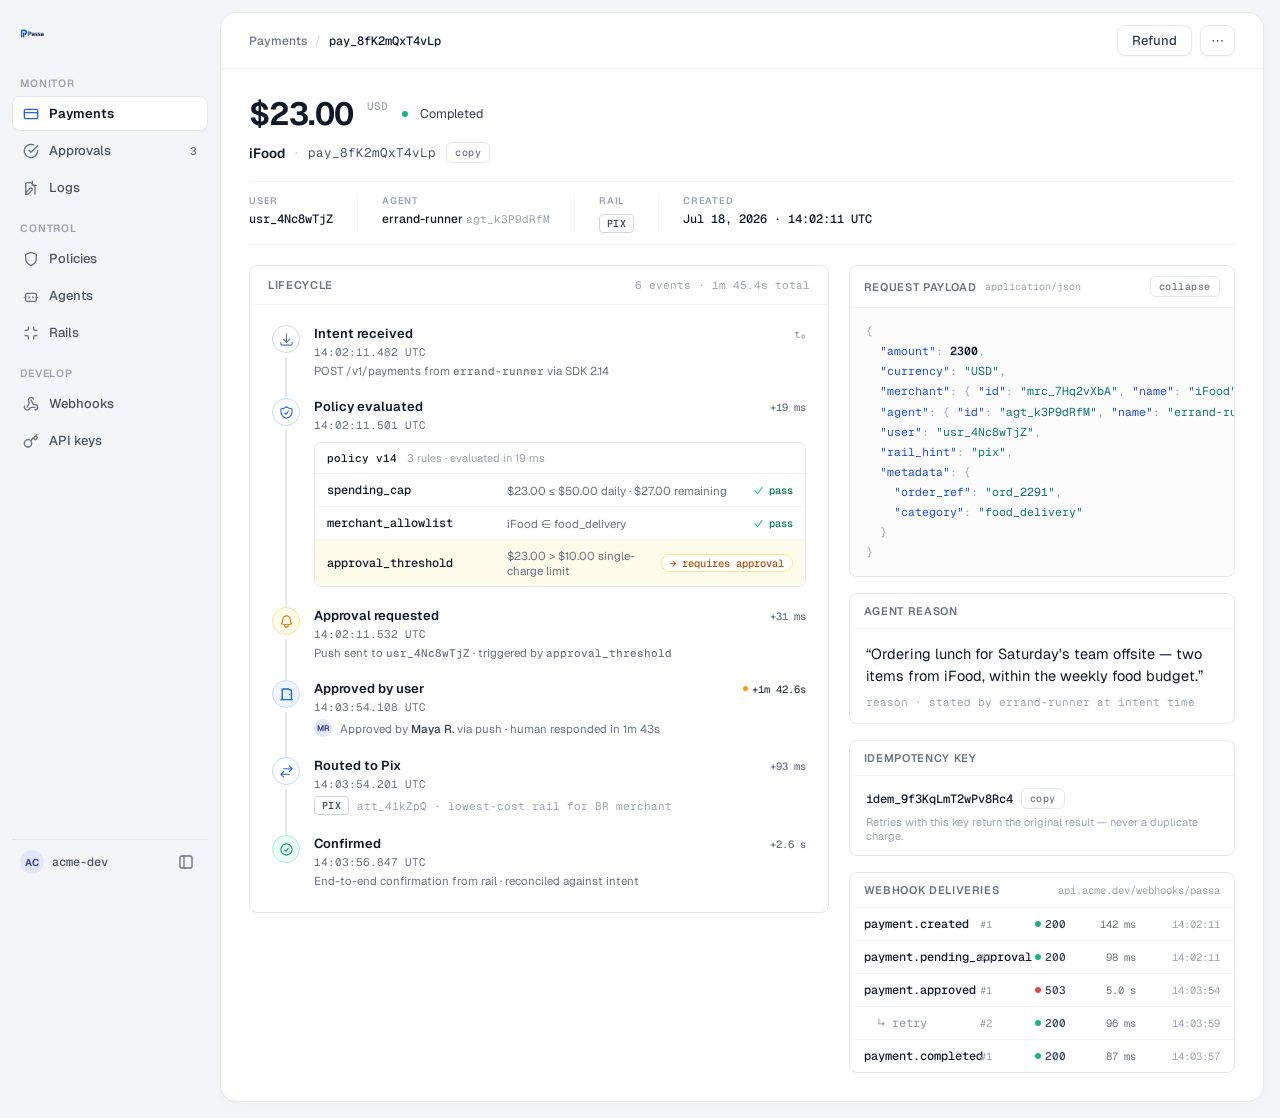
<file: payment.html>
<!DOCTYPE html>
<html lang="en">
<head>
<meta charset="utf-8">
<meta name="viewport" content="width=device-width, initial-scale=1">
<title>Payment detail · Passa</title>
<link rel="preconnect" href="https://fonts.googleapis.com">
<link rel="preconnect" href="https://fonts.gstatic.com" crossorigin>
<link href="https://fonts.googleapis.com/css2?family=Geist:wght@400;500;600;700&family=Geist+Mono:wght@400;500;600&display=swap" rel="stylesheet">
<link rel="stylesheet" href="styles.css">
<style>
.crumb-root { font: 500 12px var(--sans); color: var(--gray-500); cursor: pointer; }
.crumb-root:hover { color: var(--ink); }
.crumb-sep { color: #D1D5DB; font-size: 12px; }
.crumb-id { font: 500 12px var(--mono); color: var(--ink); }
.head { padding: 24px 28px 0; }
.head-amount { display: flex; align-items: center; gap: 14px; }
.amount { font-size: 32px; font-weight: 650; letter-spacing: -0.6px; font-variant-numeric: tabular-nums; color: var(--ink); }
.currency { font: 500 11px var(--mono); color: var(--gray-400); align-self: flex-start; margin-top: 6px; }
.recovered-chip {
  font: 500 10.5px var(--mono); color: var(--gray-500);
  border: 1px solid var(--line); border-radius: 999px; padding: 2px 9px; background: var(--bg-soft);
}
.head-id { display: flex; align-items: center; gap: 10px; margin-top: 8px; }
.head-merchant { font: 600 13.5px var(--sans); color: var(--ink); }
.head-sep { color: #D1D5DB; }
.head-pay { font: 400 12.5px var(--mono); color: var(--gray-600); }
.meta { display: flex; margin: 18px 0 0; border-top: 1px solid var(--line-soft); border-bottom: 1px solid var(--line-soft); padding: 12px 0; }
.meta > div { padding: 0 24px; border-left: 1px solid var(--line-soft); }
.meta > div:first-child { padding-left: 0; border-left: none; padding-right: 24px; }
.meta .k { font: 600 9.5px var(--sans); text-transform: uppercase; letter-spacing: .08em; color: var(--gray-400); margin-bottom: 4px; }
.meta .v { font: 500 12px var(--mono); color: var(--ink); font-variant-numeric: tabular-nums; }
.meta .v.sans { font: 500 12px var(--sans); }
.meta .v .sub { font: 400 11px var(--mono); color: var(--gray-400); }
.detail-grid { display: grid; grid-template-columns: 3fr 2fr; gap: 20px; padding: 20px 28px 28px; align-items: start; }
.tl-wrap { padding: 20px 22px 6px; }
.right-col { display: flex; flex-direction: column; gap: 16px; min-width: 0; }
/* policy table inside timeline */
.pol { margin-top: 10px; border: 1px solid var(--line); border-radius: 7px; overflow: hidden; }
.pol-row { display: flex; align-items: center; gap: 10px; padding: 8px 12px; border-bottom: 1px solid var(--line-soft); }
.pol-row:last-child { border-bottom: none; }
.pol-row.flag { background: #FFFBEB; }
.pol-name { font: 500 12px var(--mono); color: var(--ink); width: 170px; flex: none; }
.pol-desc { font: 400 11.5px var(--sans); color: var(--gray-500); flex: 1; }
.pol-pass { display: inline-flex; align-items: center; gap: 5px; font: 500 10.5px var(--mono); color: #047857; }
.pol-flag { font: 500 10.5px var(--mono); color: #B45309; border: 1px solid #FDE68A; background: #fff; border-radius: 999px; padding: 1px 8px; }
.pol-hd-name { font: 500 11px var(--mono); color: var(--ink); }
.pol-hd-desc { font: 400 11px var(--sans); color: var(--gray-400); }
/* failure card */
.fail-card { margin-top: 8px; border: 1px solid #FECACA; background: #FEF2F2; border-radius: 7px; padding: 9px 12px; }
.fail-code { font: 600 11px var(--mono); color: #B91C1C; }
.fail-att { font: 400 10.5px var(--mono); color: var(--gray-400); }
.fail-msg { font: 400 11.5px var(--sans); color: #7F1D1D; margin-top: 3px; }
/* branch connector */
.branch { position: relative; height: 46px; }
.branch-label {
  position: absolute; left: 58px; top: 12px;
  font: 600 9.5px var(--mono); color: #1D4ED8;
  background: #EFF6FF; border: 1px solid #BFDBFE; border-radius: 4px; padding: 2px 6px;
}
.branch-body { padding-left: 36px; }
/* rail attempts */
.att-row { display: grid; grid-template-columns: 86px 52px 1fr 96px 56px; gap: 8px; align-items: center; padding: 8px 14px; border-bottom: 1px solid var(--line-soft); }
.att-row:last-child { border-bottom: none; }
.att-id { font: 500 11.5px var(--mono); color: var(--ink); }
.att-err { font: 500 11px var(--mono); color: #B91C1C; }
.att-none { font: 400 11px var(--mono); color: var(--gray-400); }
.att-dur { font: 400 10.5px var(--mono); color: var(--gray-500); text-align: right; font-variant-numeric: tabular-nums; }
.att-row .pill { justify-self: end; font-size: 10px; padding: 2px 8px; }
.att-row .pill .dot { width: 5px; height: 5px; }
.att-row .rail { text-align: center; }
/* agent reason / idempotency */
.reason-quote { font: 400 14.5px/1.55 var(--sans); color: var(--ink); text-wrap: pretty; }
.reason-src { font: 400 11px var(--mono); color: var(--gray-400); margin-top: 8px; }
.idem-key { font: 500 12px var(--mono); color: var(--ink); }
.idem-note { font: 400 11px var(--sans); color: var(--gray-400); margin-top: 6px; }
.avatar-sm {
  width: 18px; height: 18px; border-radius: 50%; background: #E0E7FF; color: #3730A3;
  display: inline-flex; align-items: center; justify-content: center; font: 600 8px var(--sans);
}
</style>
</head>
<body data-nav="payments">
<div class="app">
<div id="sidebar"></div>

<!-- ========== Variant A: pay_8fK2mQxT4vLp — happy path with human approval ========== -->
<main class="main" id="variant-a" hidden>
  <div class="topbar" style="padding:0 28px">
    <a class="crumb-root" href="index.html">Payments</a>
    <span class="crumb-sep">/</span>
    <span class="crumb-id">pay_8fK2mQxT4vLp</span>
    <div style="margin-left:auto;display:flex;gap:8px">
      <button class="btn">Refund</button>
      <button class="btn" style="padding:5px 10px">⋯</button>
    </div>
  </div>

  <div class="head">
    <div class="head-amount">
      <span class="amount">$23.00</span>
      <span class="currency">USD</span>
      <span class="pill completed lg"><span class="dot"></span>completed</span>
    </div>
    <div class="head-id">
      <span class="head-merchant">iFood</span>
      <span class="head-sep">·</span>
      <span class="head-pay">pay_8fK2mQxT4vLp</span>
      <button class="copy-btn" data-copy="pay_8fK2mQxT4vLp">copy</button>
    </div>
    <div class="meta">
      <div><div class="k">User</div><div class="v">usr_4Nc8wTjZ</div></div>
      <div><div class="k">Agent</div><div class="v sans">errand-runner <span class="sub">agt_k3P9dRfM</span></div></div>
      <div><div class="k">Rail</div><div><span class="rail">PIX</span></div></div>
      <div><div class="k">Created</div><div class="v">Jul 18, 2026 · 14:02:11 UTC</div></div>
    </div>
  </div>

  <div class="detail-grid">
    <!-- Lifecycle timeline -->
    <div class="panel">
      <div class="panel-hd baseline" style="padding:12px 18px">
        <span class="panel-title">Lifecycle</span>
        <span class="panel-meta" style="margin-left:auto;font-size:11px">6 events · 1m 45.4s total</span>
      </div>
      <div class="tl-wrap">

        <div class="tl-row">
          <div class="tl-spine">
            <div class="tl-icon"><svg width="15" height="15" viewBox="0 0 24 24" fill="none" stroke="#64748B" stroke-width="1.7" stroke-linecap="round" stroke-linejoin="round"><path d="M3 16.5v2.25A2.25 2.25 0 0 0 5.25 21h13.5A2.25 2.25 0 0 0 21 18.75V16.5M16.5 12 12 16.5m0 0L7.5 12m4.5 4.5V3"></path></svg></div>
            <div class="tl-line"></div>
          </div>
          <div class="tl-body">
            <div class="tl-head"><span class="tl-title">Intent received</span><span class="tl-delta t0">t₀</span></div>
            <div class="tl-ts">14:02:11.482 UTC</div>
            <div class="tl-note">POST /v1/payments from <span class="id">errand-runner</span> via SDK 2.14</div>
          </div>
        </div>

        <div class="tl-row">
          <div class="tl-spine">
            <div class="tl-icon blue"><svg width="15" height="15" viewBox="0 0 24 24" fill="none" stroke="#2563EB" stroke-width="1.7" stroke-linecap="round" stroke-linejoin="round"><path d="M9 12.75 11.25 15 15 9.75m-3-7.036A11.959 11.959 0 0 1 3.598 6 11.99 11.99 0 0 0 3 9.749c0 5.592 3.824 10.29 9 11.623 5.176-1.332 9-6.03 9-11.622 0-1.31-.21-2.571-.598-3.751h-.152c-3.196 0-6.1-1.248-8.25-3.285Z"></path></svg></div>
            <div class="tl-line"></div>
          </div>
          <div class="tl-body">
            <div class="tl-head"><span class="tl-title">Policy evaluated</span><span class="tl-delta">+19 ms</span></div>
            <div class="tl-ts">14:02:11.501 UTC</div>
            <div class="pol">
              <div class="pol-row"><span class="pol-hd-name">policy v14</span><span class="pol-hd-desc">3 rules · evaluated in 19 ms</span></div>
              <div class="pol-row">
                <span class="pol-name">spending_cap</span>
                <span class="pol-desc">$23.00 ≤ $50.00 daily · $27.00 remaining</span>
                <span class="pol-pass"><svg width="11" height="11" viewBox="0 0 24 24" fill="none" stroke="#10B981" stroke-width="2.2" stroke-linecap="round" stroke-linejoin="round"><path d="m4.5 12.75 6 6 9-13.5"></path></svg>pass</span>
              </div>
              <div class="pol-row">
                <span class="pol-name">merchant_allowlist</span>
                <span class="pol-desc">iFood ∈ food_delivery</span>
                <span class="pol-pass"><svg width="11" height="11" viewBox="0 0 24 24" fill="none" stroke="#10B981" stroke-width="2.2" stroke-linecap="round" stroke-linejoin="round"><path d="m4.5 12.75 6 6 9-13.5"></path></svg>pass</span>
              </div>
              <div class="pol-row flag">
                <span class="pol-name">approval_threshold</span>
                <span class="pol-desc">$23.00 &gt; $10.00 single-charge limit</span>
                <span class="pol-flag">→ requires approval</span>
              </div>
            </div>
          </div>
        </div>

        <div class="tl-row">
          <div class="tl-spine">
            <div class="tl-icon amber"><svg width="15" height="15" viewBox="0 0 24 24" fill="none" stroke="#D97706" stroke-width="1.7" stroke-linecap="round" stroke-linejoin="round"><path d="M14.857 17.082a23.848 23.848 0 0 0 5.454-1.31A8.967 8.967 0 0 1 18 9.75V9A6 6 0 0 0 6 9v.75a8.967 8.967 0 0 1-2.312 6.022c1.733.64 3.56 1.085 5.455 1.31m5.714 0a24.255 24.255 0 0 1-5.714 0m5.714 0a3 3 0 1 1-5.714 0"></path></svg></div>
            <div class="tl-line"></div>
          </div>
          <div class="tl-body">
            <div class="tl-head"><span class="tl-title">Approval requested</span><span class="tl-delta">+31 ms</span></div>
            <div class="tl-ts">14:02:11.532 UTC</div>
            <div class="tl-note">Push sent to <span class="id">usr_4Nc8wTjZ</span> · triggered by <span class="id">approval_threshold</span></div>
          </div>
        </div>

        <div class="tl-row">
          <div class="tl-spine">
            <div class="tl-icon blue-fill"><svg width="15" height="15" viewBox="0 0 16 16" fill="none" stroke="#2563EB" stroke-width="1.5" stroke-linecap="round" stroke-linejoin="round"><path d="M2 13.5h12"></path><path d="M3.5 13.5V3a.8.8 0 0 1 .8-.8h5.4"></path><path d="M9.7 2.2l3.6 1.3v10"></path><circle cx="11.2" cy="8.2" r="0.7" fill="#2563EB" stroke="none"></circle></svg></div>
            <div class="tl-line"></div>
          </div>
          <div class="tl-body">
            <div class="tl-head"><span class="tl-title">Approved by user</span><span class="tl-delta amber">+1m 42.6s</span></div>
            <div class="tl-ts">14:03:54.108 UTC</div>
            <div style="display:flex;align-items:center;gap:8px;margin-top:5px">
              <span class="avatar-sm">MR</span>
              <span class="tl-note" style="margin-top:0">Approved by <span style="font-weight:500;color:#374151">Maya R.</span> via push · human responded in 1m 43s</span>
            </div>
          </div>
        </div>

        <div class="tl-row">
          <div class="tl-spine">
            <div class="tl-icon blue"><svg width="15" height="15" viewBox="0 0 24 24" fill="none" stroke="#2563EB" stroke-width="1.7" stroke-linecap="round" stroke-linejoin="round"><path d="M7.5 21 3 16.5m0 0L7.5 12M3 16.5h13.5m0-13.5L21 7.5m0 0L16.5 12M21 7.5H7.5"></path></svg></div>
            <div class="tl-line"></div>
          </div>
          <div class="tl-body">
            <div class="tl-head"><span class="tl-title">Routed to Pix</span><span class="tl-delta">+93 ms</span></div>
            <div class="tl-ts">14:03:54.201 UTC</div>
            <div style="display:flex;align-items:center;gap:8px;margin-top:5px">
              <span class="rail">PIX</span>
              <span style="font:400 11px var(--mono);color:var(--gray-400)">att_41kZpQ · lowest-cost rail for BR merchant</span>
            </div>
          </div>
        </div>

        <div class="tl-row">
          <div class="tl-spine">
            <div class="tl-icon green"><svg width="15" height="15" viewBox="0 0 24 24" fill="none" stroke="#059669" stroke-width="1.7" stroke-linecap="round" stroke-linejoin="round"><path d="M9 12.75 11.25 15 15 9.75M21 12a9 9 0 1 1-18 0 9 9 0 0 1 18 0Z"></path></svg></div>
          </div>
          <div class="tl-body last">
            <div class="tl-head"><span class="tl-title">Confirmed</span><span class="tl-delta">+2.6 s</span></div>
            <div class="tl-ts">14:03:56.847 UTC</div>
            <div class="tl-note">End-to-end confirmation from rail · reconciled against intent</div>
          </div>
        </div>

      </div>
    </div>

    <!-- Right: stacked panels -->
    <div class="right-col">
      <div class="panel">
        <div class="panel-hd">
          <span class="panel-title">Request payload</span>
          <span class="panel-meta" style="font-size:10px">application/json</span>
          <button class="copy-btn" style="margin-left:auto" data-toggle-payload="a">collapse</button>
        </div>
        <pre class="payload" id="payload-a-open"><span class="j-p">{</span>
  <span class="j-k">"amount"</span><span class="j-p">:</span> <span class="j-n">2300</span><span class="j-p">,</span>
  <span class="j-k">"currency"</span><span class="j-p">:</span> <span class="j-s">"USD"</span><span class="j-p">,</span>
  <span class="j-k">"merchant"</span><span class="j-p">:</span> <span class="j-p">{</span> <span class="j-k">"id"</span><span class="j-p">:</span> <span class="j-s">"mrc_7Hq2vXbA"</span><span class="j-p">,</span> <span class="j-k">"name"</span><span class="j-p">:</span> <span class="j-s">"iFood"</span> <span class="j-p">},</span>
  <span class="j-k">"agent"</span><span class="j-p">:</span> <span class="j-p">{</span> <span class="j-k">"id"</span><span class="j-p">:</span> <span class="j-s">"agt_k3P9dRfM"</span><span class="j-p">,</span> <span class="j-k">"name"</span><span class="j-p">:</span> <span class="j-s">"errand-runner"</span> <span class="j-p">},</span>
  <span class="j-k">"user"</span><span class="j-p">:</span> <span class="j-s">"usr_4Nc8wTjZ"</span><span class="j-p">,</span>
  <span class="j-k">"rail_hint"</span><span class="j-p">:</span> <span class="j-s">"pix"</span><span class="j-p">,</span>
  <span class="j-k">"metadata"</span><span class="j-p">:</span> <span class="j-p">{</span>
    <span class="j-k">"order_ref"</span><span class="j-p">:</span> <span class="j-s">"ord_2291"</span><span class="j-p">,</span>
    <span class="j-k">"category"</span><span class="j-p">:</span> <span class="j-s">"food_delivery"</span>
  <span class="j-p">}</span>
<span class="j-p">}</span></pre>
        <div class="payload-collapsed" id="payload-a-closed" hidden>{ "amount": 2300, "currency": "USD", … 7 fields }</div>
      </div>

      <div class="panel">
        <div class="panel-hd"><span class="panel-title">Agent reason</span></div>
        <div style="padding:14px 16px">
          <div class="reason-quote">“Ordering lunch for Saturday's team offsite — two items from iFood, within the weekly food budget.”</div>
          <div class="reason-src">reason · stated by errand-runner at intent time</div>
        </div>
      </div>

      <div class="panel">
        <div class="panel-hd"><span class="panel-title">Idempotency key</span></div>
        <div style="padding:12px 16px">
          <div style="display:flex;align-items:center;gap:8px">
            <span class="idem-key">idem_9f3KqLmT2wPv8Rc4</span>
            <button class="copy-btn" data-copy="idem_9f3KqLmT2wPv8Rc4">copy</button>
          </div>
          <div class="idem-note">Retries with this key return the original result — never a duplicate charge.</div>
        </div>
      </div>

      <div class="panel">
        <div class="panel-hd baseline">
          <span class="panel-title">Webhook deliveries</span>
          <span class="panel-meta" style="margin-left:auto">api.acme.dev/webhooks/passa</span>
        </div>
        <div class="wh-row"><span class="wh-event">payment.created</span><span class="wh-n">#1</span><span class="code ok">200</span><span class="wh-ms">142 ms</span><span class="wh-ts">14:02:11</span></div>
        <div class="wh-row"><span class="wh-event">payment.pending_approval</span><span class="wh-n">#1</span><span class="code ok">200</span><span class="wh-ms">98 ms</span><span class="wh-ts">14:02:11</span></div>
        <div class="wh-row"><span class="wh-event">payment.approved</span><span class="wh-n">#1</span><span class="code err">503</span><span class="wh-ms">5.0 s</span><span class="wh-ts">14:03:54</span></div>
        <div class="wh-row"><span class="wh-event retry">↳ retry</span><span class="wh-n">#2</span><span class="code ok">200</span><span class="wh-ms">96 ms</span><span class="wh-ts">14:03:59</span></div>
        <div class="wh-row"><span class="wh-event">payment.completed</span><span class="wh-n">#1</span><span class="code ok">200</span><span class="wh-ms">87 ms</span><span class="wh-ts">14:03:57</span></div>
      </div>
    </div>
  </div>
</main>

<!-- ========== Variant B: pay_3jW9rTnB7xKe — Pix times out, retried via Card ========== -->
<main class="main" id="variant-b" hidden>
  <div class="topbar" style="padding:0 28px">
    <a class="crumb-root" href="index.html">Payments</a>
    <span class="crumb-sep">/</span>
    <span class="crumb-id">pay_3jW9rTnB7xKe</span>
    <div style="margin-left:auto;display:flex;gap:8px">
      <button class="btn">Refund</button>
      <button class="btn" style="padding:5px 10px">⋯</button>
    </div>
  </div>

  <div class="head">
    <div class="head-amount">
      <span class="amount">$18.40</span>
      <span class="currency">USD</span>
      <span class="pill completed lg"><span class="dot"></span>completed</span>
      <span class="recovered-chip">recovered via card fallback</span>
    </div>
    <div class="head-id">
      <span class="head-merchant">Rappi</span>
      <span class="head-sep">·</span>
      <span class="head-pay">pay_3jW9rTnB7xKe</span>
      <button class="copy-btn" data-copy="pay_3jW9rTnB7xKe">copy</button>
    </div>
    <div class="meta">
      <div><div class="k">User</div><div class="v">usr_4Nc8wTjZ</div></div>
      <div><div class="k">Agent</div><div class="v sans">errand-runner <span class="sub">agt_k3P9dRfM</span></div></div>
      <div>
        <div class="k">Rail</div>
        <div style="display:flex;align-items:center;gap:6px">
          <span class="rail failed">PIX</span>
          <span style="color:var(--gray-400);font-size:11px">→</span>
          <span class="rail">CARD</span>
        </div>
      </div>
      <div><div class="k">Created</div><div class="v">Jul 18, 2026 · 09:14:03 UTC</div></div>
    </div>
  </div>

  <div class="detail-grid">
    <!-- Lifecycle timeline with branch -->
    <div class="panel">
      <div class="panel-hd baseline" style="padding:12px 18px">
        <span class="panel-title">Lifecycle</span>
        <span class="panel-meta" style="margin-left:auto;font-size:11px">7 events · 33.7s total · 1 fallback</span>
      </div>
      <div class="tl-wrap">

        <div class="tl-row">
          <div class="tl-spine">
            <div class="tl-icon"><svg width="15" height="15" viewBox="0 0 24 24" fill="none" stroke="#64748B" stroke-width="1.7" stroke-linecap="round" stroke-linejoin="round"><path d="M3 16.5v2.25A2.25 2.25 0 0 0 5.25 21h13.5A2.25 2.25 0 0 0 21 18.75V16.5M16.5 12 12 16.5m0 0L7.5 12m4.5 4.5V3"></path></svg></div>
            <div class="tl-line"></div>
          </div>
          <div class="tl-body">
            <div class="tl-head"><span class="tl-title">Intent received</span><span class="tl-delta t0">t₀</span></div>
            <div class="tl-ts">09:14:03.201 UTC</div>
            <div class="tl-note">POST /v1/payments from <span class="id">errand-runner</span> · recurring order</div>
          </div>
        </div>

        <div class="tl-row">
          <div class="tl-spine">
            <div class="tl-icon blue"><svg width="15" height="15" viewBox="0 0 24 24" fill="none" stroke="#2563EB" stroke-width="1.7" stroke-linecap="round" stroke-linejoin="round"><path d="M9 12.75 11.25 15 15 9.75m-3-7.036A11.959 11.959 0 0 1 3.598 6 11.99 11.99 0 0 0 3 9.749c0 5.592 3.824 10.29 9 11.623 5.176-1.332 9-6.03 9-11.622 0-1.31-.21-2.571-.598-3.751h-.152c-3.196 0-6.1-1.248-8.25-3.285Z"></path></svg></div>
            <div class="tl-line"></div>
          </div>
          <div class="tl-body">
            <div class="tl-head"><span class="tl-title">Policy evaluated</span><span class="tl-delta">+28 ms</span></div>
            <div class="tl-ts">09:14:03.229 UTC</div>
            <div class="tl-note">3 rules · all passed · auto-allowed (recurring order pre-approved) · <span class="id">policy v14</span></div>
          </div>
        </div>

        <div class="tl-row">
          <div class="tl-spine">
            <div class="tl-icon blue"><svg width="15" height="15" viewBox="0 0 24 24" fill="none" stroke="#2563EB" stroke-width="1.7" stroke-linecap="round" stroke-linejoin="round"><path d="M7.5 21 3 16.5m0 0L7.5 12M3 16.5h13.5m0-13.5L21 7.5m0 0L16.5 12M21 7.5H7.5"></path></svg></div>
            <div class="tl-line"></div>
          </div>
          <div class="tl-body">
            <div class="tl-head"><span class="tl-title">Routed to Pix</span><span class="tl-delta">+83 ms</span></div>
            <div class="tl-ts">09:14:03.312 UTC</div>
            <div style="display:flex;align-items:center;gap:8px;margin-top:5px">
              <span class="rail">PIX</span>
              <span style="font:400 11px var(--mono);color:var(--gray-400)">att_92hFqK</span>
            </div>
          </div>
        </div>

        <div class="tl-row">
          <div class="tl-spine">
            <div class="tl-icon red"><svg width="15" height="15" viewBox="0 0 24 24" fill="none" stroke="#DC2626" stroke-width="1.7" stroke-linecap="round" stroke-linejoin="round"><path d="m9.75 9.75 4.5 4.5m0-4.5-4.5 4.5M21 12a9 9 0 1 1-18 0 9 9 0 0 1 18 0Z"></path></svg></div>
            <div class="tl-line red"></div>
          </div>
          <div class="tl-body" style="padding-bottom:4px">
            <div class="tl-head"><span class="tl-title red">Pix rail failed</span><span class="tl-delta red">+30.5 s</span></div>
            <div class="tl-ts">09:14:33.847 UTC</div>
            <div class="fail-card">
              <div style="display:flex;align-items:center;gap:8px"><span class="fail-code">RAIL_TIMEOUT</span><span class="fail-att">att_92hFqK</span></div>
              <div class="fail-msg">Pix provider did not confirm within 30 s. No funds moved — intent remains open.</div>
            </div>
          </div>
        </div>

        <div class="branch">
          <svg style="position:absolute;left:0;top:0" width="70" height="46" viewBox="0 0 70 46" fill="none"><path d="M14 2 C14 30 50 14 50 46" stroke="#2563EB" stroke-width="2"></path></svg>
          <span class="branch-label">fallback branch</span>
        </div>

        <div class="branch-body">
          <div class="tl-row">
            <div class="tl-spine">
              <div class="tl-icon blue-fill"><svg width="15" height="15" viewBox="0 0 24 24" fill="none" stroke="#2563EB" stroke-width="1.7" stroke-linecap="round" stroke-linejoin="round"><path d="M16.023 9.348h4.992v-.001M2.985 19.644v-4.992m0 0h4.992m-4.993 0 3.181 3.183a8.25 8.25 0 0 0 13.803-3.7M4.031 9.865a8.25 8.25 0 0 1 13.803-3.7l3.181 3.182m0-4.991v4.99"></path></svg></div>
              <div class="tl-line"></div>
            </div>
            <div class="tl-body">
              <div class="tl-head"><span class="tl-title">Fallback matched</span><span class="tl-delta">+54 ms</span></div>
              <div class="tl-ts">09:14:33.901 UTC</div>
              <div class="tl-note">Policy <span class="id">fallback: ["card"]</span> — no re-approval needed, same intent</div>
            </div>
          </div>

          <div class="tl-row">
            <div class="tl-spine">
              <div class="tl-icon blue"><svg width="15" height="15" viewBox="0 0 24 24" fill="none" stroke="#2563EB" stroke-width="1.7" stroke-linecap="round" stroke-linejoin="round"><path d="M2.25 8.25h19.5m-16.5 5.25h6m-6 2.25h3m-3.75 3h15a2.25 2.25 0 0 0 2.25-2.25V6.75A2.25 2.25 0 0 0 19.5 4.5h-15a2.25 2.25 0 0 0-2.25 2.25v10.5A2.25 2.25 0 0 0 4.5 19.5Z"></path></svg></div>
              <div class="tl-line"></div>
            </div>
            <div class="tl-body">
              <div class="tl-head"><span class="tl-title">Retried via Card</span><span class="tl-delta">+319 ms</span></div>
              <div class="tl-ts">09:14:34.220 UTC</div>
              <div style="display:flex;align-items:center;gap:8px;margin-top:5px">
                <span class="rail">CARD</span>
                <span style="font:400 11px var(--mono);color:var(--gray-400)">att_93bTrW · same idempotency key — no duplicate charge</span>
              </div>
            </div>
          </div>

          <div class="tl-row">
            <div class="tl-spine">
              <div class="tl-icon green"><svg width="15" height="15" viewBox="0 0 24 24" fill="none" stroke="#059669" stroke-width="1.7" stroke-linecap="round" stroke-linejoin="round"><path d="M9 12.75 11.25 15 15 9.75M21 12a9 9 0 1 1-18 0 9 9 0 0 1 18 0Z"></path></svg></div>
            </div>
            <div class="tl-body last">
              <div class="tl-head"><span class="tl-title">Confirmed</span><span class="tl-delta">+2.7 s</span></div>
              <div class="tl-ts">09:14:36.914 UTC</div>
              <div class="tl-note">Card auth + capture · reconciled against original intent</div>
            </div>
          </div>
        </div>

      </div>
    </div>

    <!-- Right: stacked panels -->
    <div class="right-col">
      <div class="panel">
        <div class="panel-hd baseline">
          <span class="panel-title">Rail attempts</span>
          <span class="panel-meta" style="margin-left:auto">2 attempts</span>
        </div>
        <div class="att-row">
          <span class="att-id">att_92hFqK</span>
          <span class="rail">PIX</span>
          <span class="att-err">RAIL_TIMEOUT</span>
          <span class="pill failed"><span class="dot"></span>failed</span>
          <span class="att-dur">30.5 s</span>
        </div>
        <div class="att-row">
          <span class="att-id">att_93bTrW</span>
          <span class="rail">CARD</span>
          <span class="att-none">—</span>
          <span class="pill completed"><span class="dot"></span>completed</span>
          <span class="att-dur">2.7 s</span>
        </div>
      </div>

      <div class="panel">
        <div class="panel-hd">
          <span class="panel-title">Request payload</span>
          <span class="panel-meta" style="font-size:10px">application/json</span>
          <button class="copy-btn" style="margin-left:auto" data-toggle-payload="b">expand</button>
        </div>
        <pre class="payload" id="payload-b-open" hidden><span class="j-p">{</span>
  <span class="j-k">"amount"</span><span class="j-p">:</span> <span class="j-n">1840</span><span class="j-p">,</span>
  <span class="j-k">"currency"</span><span class="j-p">:</span> <span class="j-s">"USD"</span><span class="j-p">,</span>
  <span class="j-k">"merchant"</span><span class="j-p">:</span> <span class="j-p">{</span> <span class="j-k">"id"</span><span class="j-p">:</span> <span class="j-s">"mrc_2Rs8kQpD"</span><span class="j-p">,</span> <span class="j-k">"name"</span><span class="j-p">:</span> <span class="j-s">"Rappi"</span> <span class="j-p">},</span>
  <span class="j-k">"agent"</span><span class="j-p">:</span> <span class="j-p">{</span> <span class="j-k">"id"</span><span class="j-p">:</span> <span class="j-s">"agt_k3P9dRfM"</span><span class="j-p">,</span> <span class="j-k">"name"</span><span class="j-p">:</span> <span class="j-s">"errand-runner"</span> <span class="j-p">},</span>
  <span class="j-k">"user"</span><span class="j-p">:</span> <span class="j-s">"usr_4Nc8wTjZ"</span><span class="j-p">,</span>
  <span class="j-k">"rail_hint"</span><span class="j-p">:</span> <span class="j-s">"pix"</span><span class="j-p">,</span>
  <span class="j-k">"fallback"</span><span class="j-p">:</span> <span class="j-p">[</span><span class="j-s">"card"</span><span class="j-p">],</span>
  <span class="j-k">"metadata"</span><span class="j-p">:</span> <span class="j-p">{</span> <span class="j-k">"order_ref"</span><span class="j-p">:</span> <span class="j-s">"ord_2318"</span><span class="j-p">,</span> <span class="j-k">"recurring"</span><span class="j-p">:</span> <span class="j-n">true</span> <span class="j-p">}</span>
<span class="j-p">}</span></pre>
        <div class="payload-collapsed" id="payload-b-closed">{ "amount": 1840, "currency": "USD", "fallback": ["card"], … 8 fields }</div>
      </div>

      <div class="panel">
        <div class="panel-hd"><span class="panel-title">Agent reason</span></div>
        <div style="padding:14px 16px">
          <div class="reason-quote">“Weekly grocery restock from Rappi — same basket as last week, recurring Saturday order.”</div>
          <div class="reason-src">reason · stated by errand-runner at intent time</div>
        </div>
      </div>

      <div class="panel">
        <div class="panel-hd"><span class="panel-title">Idempotency key</span></div>
        <div style="padding:12px 16px">
          <div style="display:flex;align-items:center;gap:8px">
            <span class="idem-key">idem_5tGx1NpQ7kJd3Wm9</span>
            <button class="copy-btn" data-copy="idem_5tGx1NpQ7kJd3Wm9">copy</button>
          </div>
          <div class="idem-note">The Card retry reused this key — one intent, one charge, across both rails.</div>
        </div>
      </div>

      <div class="panel">
        <div class="panel-hd baseline">
          <span class="panel-title">Webhook deliveries</span>
          <span class="panel-meta" style="margin-left:auto">api.acme.dev/webhooks/passa</span>
        </div>
        <div class="wh-row"><span class="wh-event">payment.created</span><span class="wh-n">#1</span><span class="code ok">200</span><span class="wh-ms">118 ms</span><span class="wh-ts">09:14:03</span></div>
        <div class="wh-row"><span class="wh-event">payment.awaiting_rail</span><span class="wh-n">#1</span><span class="code ok">200</span><span class="wh-ms">92 ms</span><span class="wh-ts">09:14:03</span></div>
        <div class="wh-row"><span class="wh-event">payment.rail_failed</span><span class="wh-n">#1</span><span class="code ok">200</span><span class="wh-ms">104 ms</span><span class="wh-ts">09:14:33</span></div>
        <div class="wh-row"><span class="wh-event">payment.retried</span><span class="wh-n">#1</span><span class="code ok">200</span><span class="wh-ms">89 ms</span><span class="wh-ts">09:14:34</span></div>
        <div class="wh-row"><span class="wh-event">payment.completed</span><span class="wh-n">#1</span><span class="code ok">200</span><span class="wh-ms">95 ms</span><span class="wh-ts">09:14:37</span></div>
      </div>
    </div>
  </div>
</main>

</div>
<script src="app.js"></script>
<script>
// Pick variant by ?id= — the fallback payment gets variant B, everything else variant A.
const params = new URLSearchParams(location.search);
const variant = params.get('id') === 'pay_3jW9rTnB7xKe' ? 'b' : 'a';
document.getElementById('variant-' + variant).hidden = false;

// Collapsible payloads
document.querySelectorAll('[data-toggle-payload]').forEach((btn) => {
  btn.addEventListener('click', () => {
    const key = btn.dataset.togglePayload;
    const open = document.getElementById('payload-' + key + '-open');
    const closed = document.getElementById('payload-' + key + '-closed');
    const isOpen = !open.hidden;
    open.hidden = isOpen;
    closed.hidden = !isOpen;
    btn.textContent = isOpen ? 'expand' : 'collapse';
  });
});
</script>
</body>
</html>
</file>
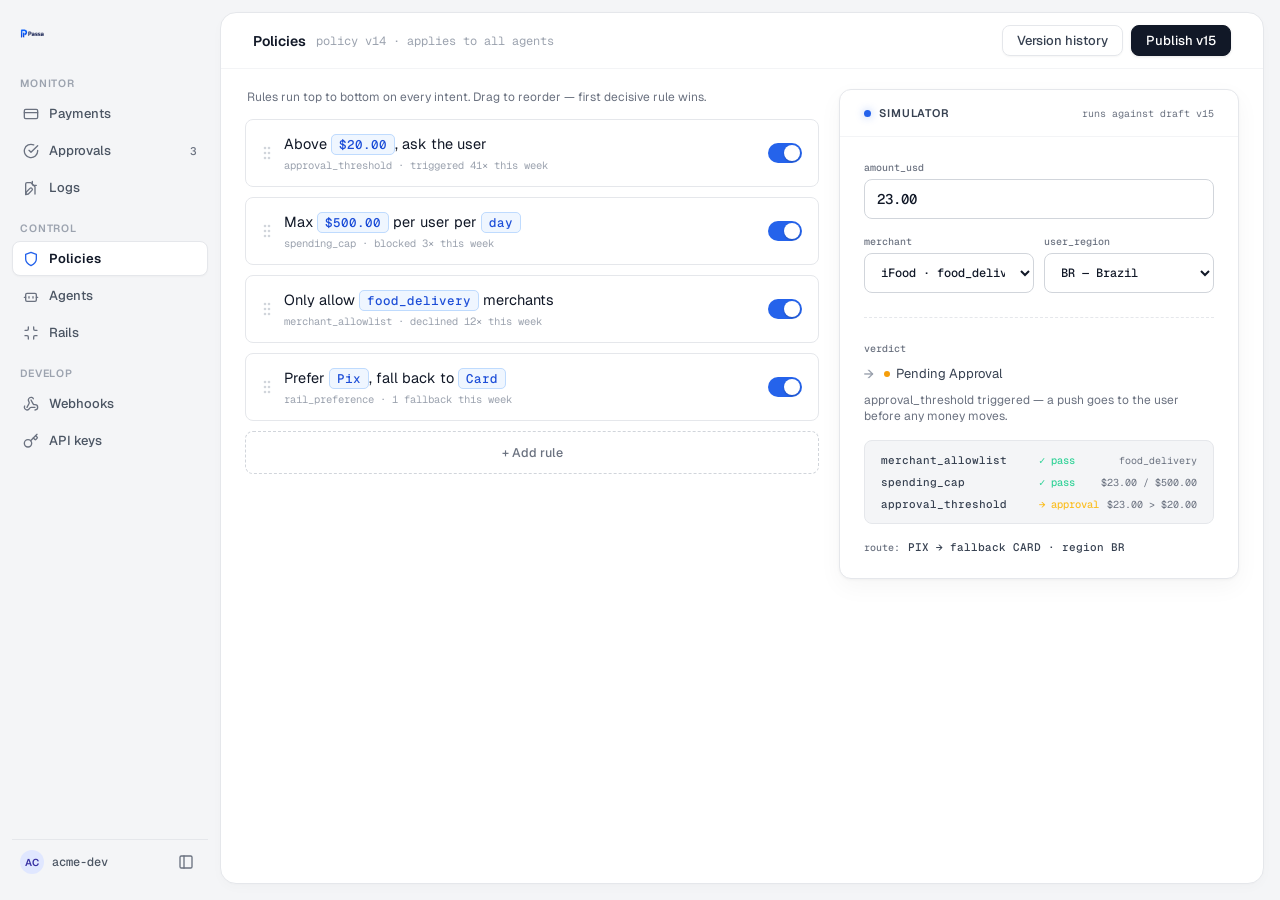
<file: policies.html>
<!DOCTYPE html>
<html lang="en">
<head>
<meta charset="utf-8">
<meta name="viewport" content="width=device-width, initial-scale=1">
<title>Policies · Passa</title>
<link rel="preconnect" href="https://fonts.googleapis.com">
<link rel="preconnect" href="https://fonts.gstatic.com" crossorigin>
<link href="https://fonts.googleapis.com/css2?family=Geist:wght@400;500;600;700&family=Geist+Mono:wght@400;500;600&display=swap" rel="stylesheet">
<link rel="stylesheet" href="styles.css">
<style>
.pol-grid { display: grid; grid-template-columns: minmax(0,1fr) 400px; gap: 20px; padding: 20px 24px 28px; align-items: start; }
.rules { display: flex; flex-direction: column; gap: 10px; }
.rules-intro { font: 400 12px var(--sans); color: var(--gray-500); padding: 0 2px 4px; }
.rule {
  display: flex; align-items: center; gap: 12px;
  padding: 14px 16px; background: #fff;
  border: 1px solid var(--line); border-radius: 8px;
}
.rule:hover { border-color: #D1D5DB; box-shadow: 0 1px 3px rgba(0,0,0,.05); }
.rule .grip { cursor: grab; flex: none; }
.rule-body { flex: 1; transition: opacity .15s; }
.rule-sentence { font: 400 14.5px var(--sans); color: var(--ink); }
.rule-sub { font: 400 10.5px var(--mono); color: var(--gray-400); margin-top: 5px; }
.add-rule {
  display: flex; align-items: center; justify-content: center; gap: 8px;
  padding: 12px; background: #fff; border: 1px dashed #D1D5DB; border-radius: 8px;
  font: 500 12.5px var(--sans); color: var(--gray-500); cursor: pointer;
}
.add-rule:hover { border-color: var(--blue); color: var(--blue); }
/* Simulator */
.sim {
  position: sticky; top: 20px;
  background: #fff; border: 1px solid var(--line); border-radius: 12px;
  overflow: hidden; box-shadow: 0 1px 3px rgba(0,0,0,.04), 0 8px 24px rgba(0,0,0,.04);
}
.sim-hd { display: flex; align-items: center; gap: 8px; padding: 16px 24px; border-bottom: 1px solid var(--line-soft); }
.sim-hd .dot { width: 7px; height: 7px; border-radius: 50%; background: #2563EB; box-shadow: 0 0 8px rgba(37,99,235,.4); }
.sim-title { font: 600 11px var(--sans); text-transform: uppercase; letter-spacing: .08em; color: var(--gray-700); }
.sim-note { margin-left: auto; font: 400 10px var(--mono); color: var(--gray-500); }
.sim-body { padding: 24px; display: flex; flex-direction: column; gap: 16px; }
.sim-label { font: 500 10px var(--mono); color: var(--gray-500); margin-bottom: 5px; }
.sim input {
  width: 100%; box-sizing: border-box;
  font: 500 14px var(--mono); color: var(--ink);
  background: #fff; border: 1px solid #D1D5DB; border-radius: 8px;
  padding: 10px 12px; outline: none; font-variant-numeric: tabular-nums;
  transition: all 0.15s;
}
.sim input:focus { border-color: var(--blue); box-shadow: 0 0 0 3px rgba(37,99,235,.12); }
.sim select {
  width: 100%; font: 500 12px var(--mono); color: var(--ink);
  background: #fff; border: 1px solid #D1D5DB; border-radius: 8px;
  padding: 10px 12px; outline: none; cursor: pointer;
  transition: all 0.15s;
}
.sim select:focus { border-color: var(--blue); box-shadow: 0 0 0 3px rgba(37,99,235,.12); }
.sim-divider { border-top: 1px dashed var(--line); margin: 8px 0; }
.sim-verdict-row { display: flex; align-items: center; gap: 10px; }
.sim-arrow { font: 500 16px var(--mono); color: var(--gray-400); }
.sim-pill {
  display: inline-flex; align-items: center; gap: 6px;
  font: 400 13px var(--sans); text-transform: capitalize;
  color: var(--gray-700);
}
.sim-pill::before {
  content: ''; display: block; flex: none;
  width: 6px; height: 6px; border-radius: 50%;
}
.sim-pill.awaiting_rail::before { background: #3B82F6; }
.sim-pill.pending_approval::before { background: #F59E0B; }
.sim-pill.declined::before { background: #9CA3AF; }
.sim-reason { font: 400 12px var(--sans); color: var(--gray-500); margin-top: 8px; }
.sim-trace {
  background: #F4F5F7; border: 1px solid var(--line); border-radius: 8px;
  padding: 12px 16px; display: flex; flex-direction: column; gap: 8px;
}
.sim-trace-row { display: flex; align-items: center; gap: 8px; }
.sim-trace-name { font: 500 11px var(--mono); color: var(--gray-700); width: 150px; flex: none; }
.sim-trace-verdict { font: 500 10.5px var(--mono); }
.sim-trace-note { margin-left: auto; font: 400 10px var(--mono); color: var(--gray-500); }
.sim-route { display: flex; align-items: center; gap: 8px; }
.sim-route .k { font: 500 10px var(--mono); color: var(--gray-500); }
.sim-route .v { font: 500 11px var(--mono); color: var(--gray-700); }
</style>
</head>
<body data-nav="policies">
<div class="app">
<div id="sidebar"></div>
<main class="main">
  <div class="topbar" style="gap:10px">
    <span class="topbar-title">Policies</span>
    <span class="topbar-sub">policy v14 · applies to all agents</span>
    <div style="margin-left:auto;display:flex;gap:8px">
      <button class="btn">Version history</button>
      <button class="btn primary">Publish v15</button>
    </div>
  </div>

  <div class="pol-grid">
    <div class="rules">
      <div class="rules-intro">Rules run top to bottom on every intent. Drag to reorder — first decisive rule wins.</div>

      <div class="rule" data-rule="r1">
        <svg class="grip" width="10" height="16" viewBox="0 0 10 16" fill="#D1D5DB"><circle cx="3" cy="3" r="1.3"></circle><circle cx="7" cy="3" r="1.3"></circle><circle cx="3" cy="8" r="1.3"></circle><circle cx="7" cy="8" r="1.3"></circle><circle cx="3" cy="13" r="1.3"></circle><circle cx="7" cy="13" r="1.3"></circle></svg>
        <div class="rule-body">
          <div class="rule-sentence">Above <span class="chip">$20.00</span>, ask the user</div>
          <div class="rule-sub">approval_threshold · triggered 41× this week</div>
        </div>
        <button class="switch on" data-toggle="r1" aria-label="Toggle approval_threshold"><span class="knob"></span></button>
      </div>

      <div class="rule" data-rule="r2">
        <svg class="grip" width="10" height="16" viewBox="0 0 10 16" fill="#D1D5DB"><circle cx="3" cy="3" r="1.3"></circle><circle cx="7" cy="3" r="1.3"></circle><circle cx="3" cy="8" r="1.3"></circle><circle cx="7" cy="8" r="1.3"></circle><circle cx="3" cy="13" r="1.3"></circle><circle cx="7" cy="13" r="1.3"></circle></svg>
        <div class="rule-body">
          <div class="rule-sentence">Max <span class="chip">$500.00</span> per user per <span class="chip">day</span></div>
          <div class="rule-sub">spending_cap · blocked 3× this week</div>
        </div>
        <button class="switch on" data-toggle="r2" aria-label="Toggle spending_cap"><span class="knob"></span></button>
      </div>

      <div class="rule" data-rule="r3">
        <svg class="grip" width="10" height="16" viewBox="0 0 10 16" fill="#D1D5DB"><circle cx="3" cy="3" r="1.3"></circle><circle cx="7" cy="3" r="1.3"></circle><circle cx="3" cy="8" r="1.3"></circle><circle cx="7" cy="8" r="1.3"></circle><circle cx="3" cy="13" r="1.3"></circle><circle cx="7" cy="13" r="1.3"></circle></svg>
        <div class="rule-body">
          <div class="rule-sentence">Only allow <span class="chip">food_delivery</span> merchants</div>
          <div class="rule-sub">merchant_allowlist · declined 12× this week</div>
        </div>
        <button class="switch on" data-toggle="r3" aria-label="Toggle merchant_allowlist"><span class="knob"></span></button>
      </div>

      <div class="rule" data-rule="r4">
        <svg class="grip" width="10" height="16" viewBox="0 0 10 16" fill="#D1D5DB"><circle cx="3" cy="3" r="1.3"></circle><circle cx="7" cy="3" r="1.3"></circle><circle cx="3" cy="8" r="1.3"></circle><circle cx="7" cy="8" r="1.3"></circle><circle cx="3" cy="13" r="1.3"></circle><circle cx="7" cy="13" r="1.3"></circle></svg>
        <div class="rule-body">
          <div class="rule-sentence">Prefer <span class="chip">Pix</span>, fall back to <span class="chip">Card</span></div>
          <div class="rule-sub">rail_preference · 1 fallback this week</div>
        </div>
        <button class="switch on" data-toggle="r4" aria-label="Toggle rail_preference"><span class="knob"></span></button>
      </div>

      <button class="add-rule">+ Add rule</button>
    </div>

    <!-- Simulator -->
    <div class="sim">
      <div class="sim-hd">
        <span class="dot"></span>
        <span class="sim-title">Simulator</span>
        <span class="sim-note">runs against draft v15</span>
      </div>
      <div class="sim-body">
        <div>
          <div class="sim-label">amount_usd</div>
          <input id="sim-amount" value="23.00">
        </div>
        <div style="display:grid;grid-template-columns:1fr 1fr;gap:10px">
          <div>
            <div class="sim-label">merchant</div>
            <select id="sim-merchant">
              <option value="ifood">iFood · food_delivery</option>
              <option value="rappi">Rappi · food_delivery</option>
              <option value="uber">Uber · transport</option>
              <option value="amazon">Amazon · retail</option>
            </select>
          </div>
          <div>
            <div class="sim-label">user_region</div>
            <select id="sim-region">
              <option value="BR">BR — Brazil</option>
              <option value="IN">IN — India</option>
              <option value="PH">PH — Philippines</option>
              <option value="US">US — United States</option>
            </select>
          </div>
        </div>
        <div class="sim-divider"></div>
        <div>
          <div class="sim-label" style="margin-bottom:8px">verdict</div>
          <div class="sim-verdict-row">
            <span class="sim-arrow">→</span>
            <span class="sim-pill" id="sim-pill"></span>
          </div>
          <div class="sim-reason" id="sim-reason"></div>
        </div>
        <div class="sim-trace" id="sim-trace"></div>
        <div class="sim-route">
          <span class="k">route:</span>
          <span class="v" id="sim-route"></span>
        </div>
      </div>
    </div>
  </div>
</main>
</div>
<script src="app.js"></script>
<script>
const rules = { r1: true, r2: true, r3: true, r4: true };

const CATEGORY = { ifood: 'food_delivery', rappi: 'food_delivery', uber: 'transport', amazon: 'retail' };
const REGION_RAIL = { BR: 'PIX', IN: 'UPI', PH: 'GCASH', US: 'CARD' };


function simulate() {
  const amt = parseFloat(document.getElementById('sim-amount').value) || 0;
  const merchant = document.getElementById('sim-merchant').value;
  const region = document.getElementById('sim-region').value;
  const cat = CATEGORY[merchant];
  const regionRail = REGION_RAIL[region];
  const rail = rules.r4 ? (region === 'BR' ? 'PIX → fallback CARD' : regionRail) : regionRail;

  const trace = [];
  let status = 'awaiting_rail';
  let reason = 'All rules passed — executing on the rail.';
  if (rules.r3) {
    const ok = cat === 'food_delivery';
    trace.push({ name: 'merchant_allowlist', verdict: ok ? '✓ pass' : '✗ block', color: ok ? '#34D399' : '#F87171', note: cat });
    if (!ok && status === 'awaiting_rail') { status = 'declined'; reason = 'merchant_allowlist — ' + cat + ' is not an allowed category. Nothing moved.'; }
  }
  if (rules.r2) {
    const ok = amt <= 500;
    trace.push({ name: 'spending_cap', verdict: ok ? '✓ pass' : '✗ block', color: ok ? '#34D399' : '#F87171', note: '$' + amt.toFixed(2) + ' / $500.00' });
    if (!ok && status === 'awaiting_rail') { status = 'declined'; reason = 'spending_cap — $' + amt.toFixed(2) + ' exceeds the $500.00 daily cap.'; }
  }
  if (rules.r1) {
    const trig = amt > 20;
    trace.push({ name: 'approval_threshold', verdict: trig ? '→ approval' : '✓ pass', color: trig ? '#FBBF24' : '#34D399', note: '$' + amt.toFixed(2) + (trig ? ' > ' : ' ≤ ') + '$20.00' });
    if (trig && status === 'awaiting_rail') { status = 'pending_approval'; reason = 'approval_threshold triggered — a push goes to the user before any money moves.'; }
  }

  const pill = document.getElementById('sim-pill');
  pill.className = 'sim-pill ' + status;
  pill.textContent = status.replace('_', ' ');
  document.getElementById('sim-reason').textContent = reason;
  document.getElementById('sim-trace').innerHTML = trace.map(t => `
    <div class="sim-trace-row">
      <span class="sim-trace-name">${t.name}</span>
      <span class="sim-trace-verdict" style="color:${t.color}">${t.verdict}</span>
      <span class="sim-trace-note">${t.note}</span>
    </div>`).join('');
  document.getElementById('sim-route').textContent =
    status === 'declined' ? '— (no route, nothing moved)' : rail + '  ·  region ' + region;
}

document.querySelectorAll('[data-toggle]').forEach((sw) => {
  sw.addEventListener('click', () => {
    const key = sw.dataset.toggle;
    rules[key] = !rules[key];
    sw.classList.toggle('on', rules[key]);
    sw.closest('.rule').querySelector('.rule-body').style.opacity = rules[key] ? 1 : 0.45;
    simulate();
  });
});
['sim-amount', 'sim-merchant', 'sim-region'].forEach((id) => {
  document.getElementById(id).addEventListener('input', simulate);
});
simulate();
</script>
</body>
</html>
</file>
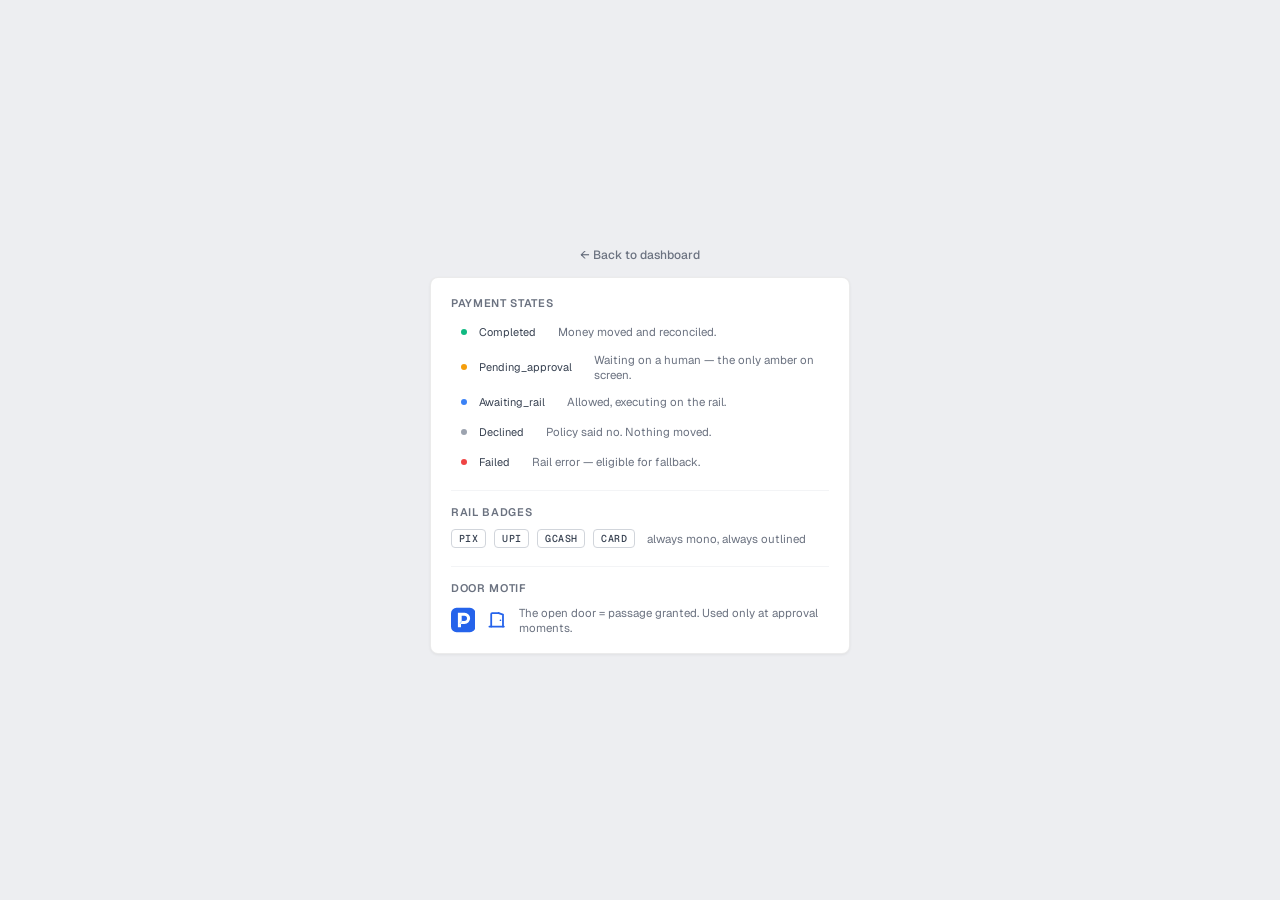
<file: styleguide.html>
<!DOCTYPE html>
<html lang="en">
<head>
<meta charset="utf-8">
<meta name="viewport" content="width=device-width, initial-scale=1">
<title>State system · Passa</title>
<link rel="preconnect" href="https://fonts.googleapis.com">
<link rel="preconnect" href="https://fonts.gstatic.com" crossorigin>
<link href="https://fonts.googleapis.com/css2?family=Geist:wght@400;500;600;700&family=Geist+Mono:wght@400;500;600&display=swap" rel="stylesheet">
<link rel="stylesheet" href="styles.css">
<style>
body { background: #EDEEF1; }
.wrap { min-height: 100vh; display: flex; flex-direction: column; align-items: center; justify-content: center; padding: 32px 16px; gap: 14px; }
.back-link { font: 500 12px var(--sans); color: var(--gray-500); }
.back-link:hover { color: var(--ink); }
.card {
  width: 420px; max-width: 100%; background: #fff;
  border: 1px solid rgba(0,0,0,.08); border-radius: 8px;
  box-shadow: 0 1px 3px rgba(0,0,0,.06);
  padding: 18px 20px;
}
.sec-title {
  font: 600 11px var(--sans); text-transform: uppercase; letter-spacing: .06em;
  color: var(--gray-500); margin-bottom: 12px;
}
.sec-title.rule { margin: 18px 0 10px; border-top: 1px solid var(--line-soft); padding-top: 14px; }
.state-list { display: flex; flex-direction: column; gap: 10px; }
.state-row { display: flex; align-items: center; gap: 12px; }
.state-row .pill { flex: none; padding: 3px 10px; font-size: 11px; }
.state-desc { font: 400 11.5px var(--sans); color: var(--gray-500); }
</style>
</head>
<body>
<div class="wrap">
<a class="back-link" href="index.html">← Back to dashboard</a>
<div class="card">
  <div class="sec-title">Payment states</div>
  <div class="state-list">
    <div class="state-row"><span class="pill completed"><span class="dot"></span>completed</span><span class="state-desc">Money moved and reconciled.</span></div>
    <div class="state-row"><span class="pill pending_approval"><span class="dot"></span>pending_approval</span><span class="state-desc">Waiting on a human — the only amber on screen.</span></div>
    <div class="state-row"><span class="pill awaiting_rail"><span class="dot"></span>awaiting_rail</span><span class="state-desc">Allowed, executing on the rail.</span></div>
    <div class="state-row"><span class="pill declined"><span class="dot"></span>declined</span><span class="state-desc">Policy said no. Nothing moved.</span></div>
    <div class="state-row"><span class="pill failed"><span class="dot"></span>failed</span><span class="state-desc">Rail error — eligible for fallback.</span></div>
  </div>
  <div class="sec-title rule">Rail badges</div>
  <div style="display:flex;align-items:center;gap:8px">
    <span class="rail">PIX</span>
    <span class="rail">UPI</span>
    <span class="rail">GCASH</span>
    <span class="rail">CARD</span>
    <span class="state-desc" style="margin-left:4px">always mono, always outlined</span>
  </div>
  <div class="sec-title rule">Door motif</div>
  <div style="display:flex;align-items:center;gap:12px">
    <svg width="28" height="28" viewBox="0 0 22 22"><rect width="22" height="22" rx="5" fill="#2563EB"></rect><path fill="#FFFFFF" fill-rule="evenodd" d="M6.2 4.5h6a5 5 0 0 1 5 5 5 5 0 0 1-5 5H9v3H6.2v-13Zm3.4 2.6h2.4a2.4 2.4 0 0 1 2.4 2.4 2.4 2.4 0 0 1-2.4 2.4H9.6V7.1Z"></path><path d="M9.6 12l-1.4 2" stroke="#BFDBFE" stroke-width="1.2" stroke-linecap="round"></path></svg>
    <svg width="22" height="22" viewBox="0 0 16 16" fill="none" stroke="#2563EB" stroke-width="1.5" stroke-linecap="round" stroke-linejoin="round"><path d="M2 13.5h12"></path><path d="M3.5 13.5V3a.8.8 0 0 1 .8-.8h5.4"></path><path d="M9.7 2.2l3.6 1.3v10"></path><circle cx="11.2" cy="8.2" r="0.7" fill="#2563EB" stroke="none"></circle></svg>
    <span class="state-desc">The open door = passage granted. Used only at approval moments.</span>
  </div>
</div>
</div>
</body>
</html>
</file>
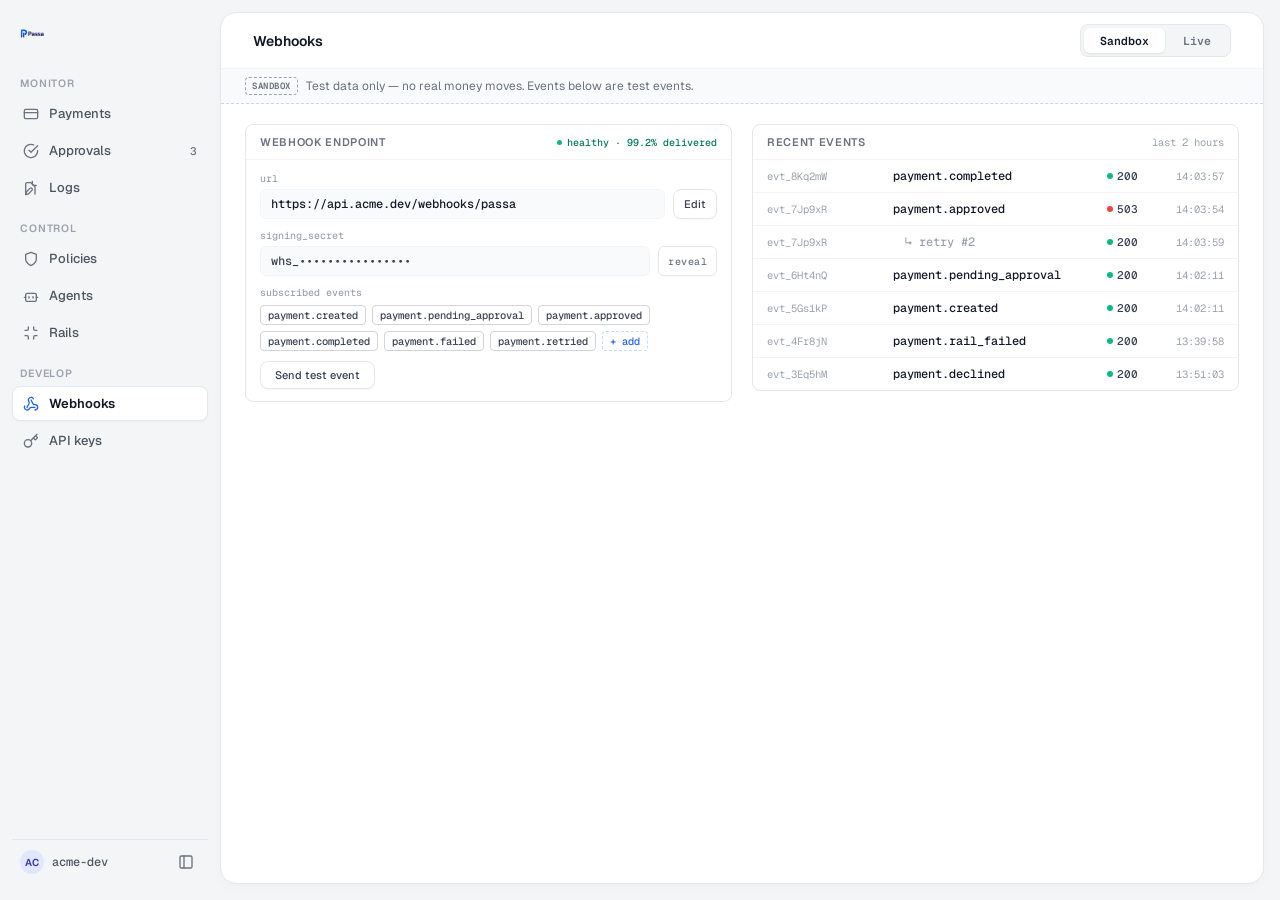
<file: webhooks.html>
<!DOCTYPE html>
<html lang="en">
<head>
<meta charset="utf-8">
<meta name="viewport" content="width=device-width, initial-scale=1">
<title>Webhooks · Passa</title>
<link rel="preconnect" href="https://fonts.googleapis.com">
<link rel="preconnect" href="https://fonts.gstatic.com" crossorigin>
<link href="https://fonts.googleapis.com/css2?family=Geist:wght@400;500;600;700&family=Geist+Mono:wght@400;500;600&display=swap" rel="stylesheet">
<link rel="stylesheet" href="styles.css">
<style>
.sandbox-banner {
  display: flex; align-items: center; gap: 8px;
  padding: 8px 24px; background: var(--bg-soft);
  border-bottom: 1px dashed #D1D5DB;
  font: 400 12px var(--sans); color: var(--gray-500);
}
.sandbox-tag {
  font: 600 9px var(--mono); letter-spacing: .06em; color: var(--gray-500);
  border: 1px dashed var(--gray-400); border-radius: 4px; padding: 2px 6px;
}
.dev-grid { display: grid; grid-template-columns: minmax(0,1fr) minmax(0,1fr); gap: 20px; padding: 20px 24px 28px; align-items: start; }
.dev-col { display: flex; flex-direction: column; gap: 16px; }
.key-row { display: flex; align-items: center; gap: 10px; padding: 12px 14px; border-bottom: 1px solid var(--line-soft); }
.key-row:last-child { border-bottom: none; }
.key-name { width: 110px; flex: none; }
.key-name .t { font: 500 12px var(--sans); color: var(--ink); }
.key-name .s { font: 400 10px var(--mono); color: var(--gray-400); margin-top: 2px; }
.key-value {
  flex: 1; font: 500 12px var(--mono); color: var(--gray-700);
  background: var(--bg-soft); border: 1px solid var(--line-soft); border-radius: 6px;
  padding: 6px 10px; overflow: hidden; text-overflow: ellipsis; white-space: nowrap;
}
.key-value.dark { color: var(--ink); }
.wh-health { margin-left: auto; display: inline-flex; align-items: center; gap: 5px; font: 500 10px var(--mono); color: #047857; }
.wh-health .dot { width: 5px; height: 5px; border-radius: 50%; background: #10B981; }
.field-label { font: 500 10px var(--mono); color: var(--gray-400); margin-bottom: 4px; }
.event-chips { display: flex; flex-wrap: wrap; gap: 6px; }
.event-chip {
  font: 500 10.5px var(--mono); color: var(--gray-700);
  border: 1px solid #D1D5DB; border-radius: 4px; padding: 2px 7px; background: #fff;
}
.event-add {
  font: 500 10.5px var(--mono); color: var(--blue);
  border: 1px dashed #BFDBFE; border-radius: 4px; padding: 2px 7px; background: #fff; cursor: pointer;
}
.event-add:hover { background: #EFF6FF; }
.evt-row {
  display: grid; grid-template-columns: 118px minmax(0,1fr) 44px 78px;
  gap: 8px; align-items: center; padding: 8px 14px; border-bottom: 1px solid var(--line-soft);
}
.evt-row:last-child { border-bottom: none; }
.evt-id { font: 400 10.5px var(--mono); color: var(--gray-400); }
.evt-name { font: 500 12px var(--mono); color: var(--ink); }
.evt-name.retry { color: var(--gray-400); padding-left: 12px; }
.evt-ts { font: 400 10.5px var(--mono); color: var(--gray-400); text-align: right; font-variant-numeric: tabular-nums; }
</style>
</head>
<body data-nav="webhooks">
<div class="app">
<div id="sidebar"></div>
<main class="main">
  <div class="topbar" style="gap:10px">
    <span class="topbar-title">Webhooks</span>
    <div class="seg env" style="margin-left:auto">
      <button id="env-sandbox" class="on">Sandbox</button>
      <button id="env-live">Live</button>
    </div>
  </div>

  <div class="sandbox-banner" id="sandbox-banner">
    <span class="sandbox-tag">SANDBOX</span>
    Test data only — no real money moves. Events below are test events.
  </div>

  <div class="dev-grid">
    <div class="dev-col">
      <div class="panel" id="webhooks">
        <div class="panel-hd">
          <span class="panel-title">Webhook endpoint</span>
          <span class="wh-health"><span class="dot"></span>healthy · 99.2% delivered</span>
        </div>
        <div style="padding:12px 14px;display:flex;flex-direction:column;gap:10px">
          <div>
            <div class="field-label">url</div>
            <div style="display:flex;gap:8px">
              <span class="key-value dark">https://api.acme.dev/webhooks/passa</span>
              <button class="btn" style="font-size:11px;padding:4px 10px;flex:none">Edit</button>
            </div>
          </div>
          <div>
            <div class="field-label">signing_secret</div>
            <div style="display:flex;gap:8px">
              <span class="key-value" id="wh-value"></span>
              <button class="copy-btn pad" id="wh-toggle">reveal</button>
            </div>
          </div>
          <div>
            <div class="field-label" style="margin-bottom:6px">subscribed events</div>
            <div class="event-chips">
              <span class="event-chip">payment.created</span>
              <span class="event-chip">payment.pending_approval</span>
              <span class="event-chip">payment.approved</span>
              <span class="event-chip">payment.completed</span>
              <span class="event-chip">payment.failed</span>
              <span class="event-chip">payment.retried</span>
              <button class="event-add">+ add</button>
            </div>
          </div>
          <button class="btn" style="align-self:flex-start;font-size:11px">Send test event</button>
        </div>
      </div>
    </div>

    <div class="panel">
      <div class="panel-hd baseline">
        <span class="panel-title">Recent events</span>
        <span class="panel-meta" style="margin-left:auto">last 2 hours</span>
      </div>
      <div class="evt-row"><span class="evt-id">evt_8Kq2mW</span><span class="evt-name">payment.completed</span><span class="code ok">200</span><span class="evt-ts">14:03:57</span></div>
      <div class="evt-row"><span class="evt-id">evt_7Jp9xR</span><span class="evt-name">payment.approved</span><span class="code err">503</span><span class="evt-ts">14:03:54</span></div>
      <div class="evt-row"><span class="evt-id">evt_7Jp9xR</span><span class="evt-name retry">↳ retry #2</span><span class="code ok">200</span><span class="evt-ts">14:03:59</span></div>
      <div class="evt-row"><span class="evt-id">evt_6Ht4nQ</span><span class="evt-name">payment.pending_approval</span><span class="code ok">200</span><span class="evt-ts">14:02:11</span></div>
      <div class="evt-row"><span class="evt-id">evt_5Gs1kP</span><span class="evt-name">payment.created</span><span class="code ok">200</span><span class="evt-ts">14:02:11</span></div>
      <div class="evt-row"><span class="evt-id">evt_4Fr8jN</span><span class="evt-name">payment.rail_failed</span><span class="code ok">200</span><span class="evt-ts">13:39:58</span></div>
      <div class="evt-row"><span class="evt-id">evt_3Eq5hM</span><span class="evt-name">payment.declined</span><span class="code ok">200</span><span class="evt-ts">13:51:03</span></div>
    </div>
  </div>
</main>
</div>
<script src="app.js"></script>
<script>
const dev = { env: 'sandbox', whShown: false };
const WH_SECRET = 'whs_7Kp2xQm9TvL4wRc8';

function renderDev() {
  const sand = dev.env === 'sandbox';
  document.getElementById('env-sandbox').className = sand ? 'on' : '';
  document.getElementById('env-live').className = sand ? '' : 'on-live';
  document.getElementById('sandbox-banner').hidden = !sand;
  document.getElementById('wh-value').textContent = dev.whShown ? WH_SECRET : 'whs_••••••••••••••••';
  document.getElementById('wh-toggle').textContent = dev.whShown ? 'hide' : 'reveal';
  const env = document.getElementById('sb-env');
  if (env) {
    env.className = sand ? 'sb-env-sandbox' : 'sb-env-live';
    env.innerHTML = sand ? 'SANDBOX' : '<span class="dot"></span>live';
  }
}

document.getElementById('env-sandbox').addEventListener('click', () => { dev.env = 'sandbox'; renderDev(); });
document.getElementById('env-live').addEventListener('click', () => { dev.env = 'live'; renderDev(); });
document.getElementById('wh-toggle').addEventListener('click', () => { dev.whShown = !dev.whShown; renderDev(); });

document.addEventListener('DOMContentLoaded', renderDev);
</script>
</body>
</html>
</file>
<file: styles.css>
/* Passa — shared design system */
:root {
  --blue: #2563EB;
  --blue-dark: #1D4ED8;
  --ink: #111827;
  --gray-700: #374151;
  --gray-600: #4B5563;
  --gray-500: #6B7280;
  --gray-400: #9CA3AF;
  --line: #E5E7EB;
  --line-soft: #F3F4F6;
  --bg-soft: #F9FAFB;
  --mono: 'Geist Mono', monospace;
  --sans: Geist, system-ui, sans-serif;
}
* { box-sizing: border-box; }
[hidden] { display: none !important; }
body {
  margin: 0;
  background: #F4F5F7;
  font-family: var(--sans);
  -webkit-font-smoothing: antialiased;
  color: var(--ink);
}
a { color: inherit; text-decoration: none; }
button { font-family: var(--sans); }
.mono { font-family: var(--mono); }
.tnum { font-variant-numeric: tabular-nums; }

@keyframes passaPulse {
  0% { box-shadow: 0 0 0 0 rgba(245,158,11,.45); }
  70% { box-shadow: 0 0 0 6px rgba(245,158,11,0); }
  100% { box-shadow: 0 0 0 0 rgba(245,158,11,0); }
}

/* ---------- App shell ---------- */
.app { display: flex; align-items: stretch; min-height: 100vh; }
.main {
  flex: 1; min-width: 0; display: flex; flex-direction: column;
  background: #fff;
  margin: 12px 16px 16px 0;
  border-radius: 16px;
  box-shadow: 0 4px 12px rgba(0,0,0,0.02), 0 1px 2px rgba(0,0,0,0.01);
  border: 1px solid var(--line);
  overflow: hidden;
}
.topbar {
  display: flex; align-items: center; gap: 8px;
  height: 56px; flex: none; padding: 0 32px;
  border-bottom: 1px solid var(--line-soft);
}
.topbar-title { font: 600 14px var(--sans); color: var(--ink); }
.topbar-sub { font: 400 12px var(--mono); color: var(--gray-400); }

/* ---------- Sidebar ---------- */
.sidebar {
  width: 220px; flex: none; background: transparent;
  display: flex; flex-direction: column;
  padding: 16px 12px 16px;
  position: sticky; top: 0; height: 100vh;
  transition: width 0.25s cubic-bezier(0.2, 0, 0, 1);
  overflow: hidden;
}
.sidebar.collapsed { width: 72px; padding: 16px 8px 16px; }

.sb-brand { display: flex; align-items: center; gap: 8px; padding: 4px 6px 20px; white-space: nowrap; }
.sb-name { font: 600 15px var(--sans); color: var(--ink); letter-spacing: -0.2px; }
.sb-env-live {
  margin-left: auto; display: inline-flex; align-items: center; gap: 5px;
  font: 500 10.5px var(--mono); color: var(--gray-700);
}
.sb-env-live .dot { width: 6px; height: 6px; border-radius: 50%; background: #10B981; flex: none; }
.sidebar.collapsed .sb-name,
.sidebar.collapsed .env-text { display: none; }
.sidebar.collapsed .sb-env-live { padding: 2px; }
.sidebar.collapsed .sb-env-live .dot { margin: 2px; }
.sidebar.collapsed .sb-brand { justify-content: center; padding-left: 0; padding-right: 0; }

.sb-label {
  font: 600 10.5px var(--sans); text-transform: uppercase; letter-spacing: .08em;
  color: var(--gray-400); padding: 8px 8px 6px; white-space: nowrap; transition: opacity 0.2s;
}
.sidebar.collapsed .sb-label { opacity: 0; height: 0; padding: 0; margin: 0; pointer-events: none; }
.sb-label + .sb-label, .sb-group + .sb-label { padding-top: 16px; }
.sb-group { display: flex; flex-direction: column; gap: 2px; }

.sb-item {
  display: flex; align-items: center; gap: 10px;
  padding: 8px 10px; border-radius: 8px;
  font: 500 13px var(--sans); color: var(--gray-600); cursor: pointer;
  border: 1px solid transparent; transition: background 0.15s, color 0.15s;
  white-space: nowrap;
}
.sb-icon { color: var(--gray-500); display: flex; align-items: center; justify-content: center; flex: none; }
.sb-item:hover { background: #E5E7EB; color: var(--ink); }
.sb-item:hover .sb-icon { color: var(--ink); }
.sb-item.active {
  background: #fff; border: 1px solid var(--line);
  font-weight: 600; color: var(--ink);
  box-shadow: 0 1px 2px rgba(0,0,0,.03);
}
.sb-item.active .sb-icon { color: var(--blue); }

.sidebar.collapsed .sb-text,
.sidebar.collapsed .sb-count { display: none; }
.sidebar.collapsed .sb-item { justify-content: center; padding: 10px; }

.sb-count {
  margin-left: auto; font: 500 11px var(--mono);
  color: var(--gray-500);
}

.sb-foot {
  margin-top: auto; display: flex; align-items: center; justify-content: space-between;
  padding: 8px; border-top: 1px solid var(--line); white-space: nowrap;
}
.sb-profile { display: flex; align-items: center; gap: 8px; overflow: hidden; }
.sb-avatar {
  width: 24px; height: 24px; border-radius: 50%;
  background: #E0E7FF; color: #3730A3;
  display: inline-flex; align-items: center; justify-content: center;
  font: 600 10px var(--sans); flex: none;
}
.sb-org { font: 500 12px var(--mono); color: var(--gray-600); }
.sb-toggle {
  display: flex; align-items: center; justify-content: center;
  width: 28px; height: 28px; border-radius: 6px; border: none; background: transparent;
  color: var(--gray-500); cursor: pointer; padding: 0; flex: none;
}
.sb-toggle:hover { background: #E5E7EB; color: var(--ink); }
.sidebar.collapsed .sb-foot { flex-direction: column; gap: 12px; align-items: center; border-top: none; }
.sidebar.collapsed .sb-org { display: none; }
.sidebar.collapsed .sb-toggle { transform: scaleX(-1); }

/* ---------- Status pills ---------- */
.pill {
  display: inline-flex; align-items: center; gap: 6px;
  font: 400 12.5px var(--sans); text-transform: capitalize;
  color: var(--gray-700);
}
.pill svg { display: none; }
.pill::before {
  content: ''; display: block; flex: none;
  width: 6px; height: 6px; border-radius: 50%;
}
.pill.completed::before { background: #10B981; }
.pill.pending_approval::before { background: #F59E0B; }
.pill.awaiting_rail::before { background: #3B82F6; }
.pill.declined::before { background: #9CA3AF; }
.pill.failed::before { background: #EF4444; }

/* ---------- Rail badges ---------- */
.rail {
  font: 500 10px var(--mono); letter-spacing: .04em;
  padding: 2px 7px; border: 1px solid #D1D5DB; border-radius: 4px;
  color: var(--gray-700); background: #fff; white-space: nowrap;
}
.rail.failed { border-color: #FECACA; color: #B91C1C; text-decoration: line-through; }

/* ---------- Buttons ---------- */
.btn {
  font: 500 13px var(--sans); color: var(--gray-700);
  background: #fff; border: 1px solid var(--line); border-radius: 8px;
  padding: 6px 14px; cursor: pointer;
  display: inline-flex; align-items: center; gap: 6px;
  box-shadow: 0 1px 2px rgba(0,0,0,0.04);
  transition: all 0.15s;
}
.btn:hover { background: #F9FAFB; border-color: #D1D5DB; }
.btn.primary { color: #fff; background: var(--ink); border-color: var(--ink); box-shadow: 0 1px 3px rgba(0,0,0,0.1); }
.btn.primary:hover { background: #374151; border-color: #374151; }
.copy-btn {
  font: 500 10px var(--mono); letter-spacing: .05em; color: var(--gray-500);
  background: #fff; border: 1px solid var(--line); border-radius: 6px;
  padding: 3px 8px; cursor: pointer; flex: none;
  box-shadow: 0 1px 2px rgba(0,0,0,0.02);
  transition: all 0.15s;
}
.copy-btn:hover { background: #F9FAFB; color: var(--gray-700); border-color: #D1D5DB; }
.copy-btn.pad { padding: 4px 9px; }

/* ---------- Segmented control ---------- */
.seg {
  display: flex; gap: 2px; background: #F4F5F7;
  border: 1px solid var(--line); border-radius: 8px; padding: 3px;
}
.seg button {
  font: 500 11px var(--mono); padding: 5px 12px; border-radius: 6px;
  border: none; background: transparent; color: var(--gray-500); cursor: pointer;
  transition: all 0.15s;
}
.seg button.on { background: #fff; color: var(--ink); box-shadow: 0 1px 3px rgba(0,0,0,.06), 0 1px 2px rgba(0,0,0,.04); }
.seg.env button { font: 600 11.5px var(--mono); padding: 5px 16px; }
.seg.env button.on-live { background: #fff; color: #047857; box-shadow: 0 1px 3px rgba(0,0,0,.06), 0 1px 2px rgba(0,0,0,.04); }

/* ---------- Panels ---------- */
.panel { background: #fff; border: 1px solid var(--line); border-radius: 8px; overflow: hidden; }
.panel-hd {
  display: flex; align-items: center; gap: 8px;
  padding: 10px 14px; border-bottom: 1px solid var(--line-soft);
}
.panel-hd.baseline { align-items: baseline; }
.panel-title {
  font: 600 11px var(--sans); text-transform: uppercase;
  letter-spacing: .06em; color: var(--gray-500);
}
.panel-meta { font: 400 10.5px var(--mono); color: var(--gray-400); }

/* ---------- JSON payload ---------- */
.payload {
  margin: 0; padding: 13px 16px;
  font: 11.5px/1.75 var(--mono); color: var(--gray-700);
  background: #FCFCFD; overflow-x: auto;
}
.payload-collapsed { padding: 11px 16px; font: 11.5px var(--mono); color: var(--gray-400); background: #FCFCFD; }
.j-k { color: #1D4ED8; }
.j-p { color: #9CA3AF; }
.j-s { color: #0F766E; }
.j-n { font-weight: 600; color: #111827; }

/* ---------- Timeline ---------- */
.tl-row { display: flex; gap: 14px; }
.tl-spine { display: flex; flex-direction: column; align-items: center; flex: none; width: 28px; }
.tl-icon {
  width: 28px; height: 28px; border-radius: 50%;
  background: #fff; border: 1.5px solid #D1D5DB;
  display: flex; align-items: center; justify-content: center; flex: none;
}
.tl-icon.blue { border-color: #BFDBFE; }
.tl-icon.blue-fill { background: #EFF6FF; border-color: #BFDBFE; }
.tl-icon.amber { background: #FFFBEB; border-color: #FDE68A; }
.tl-icon.green { background: #ECFDF5; border-color: #A7F3D0; }
.tl-icon.red { background: #FEF2F2; border-color: #FECACA; }
.tl-line { width: 2px; flex: 1; background: var(--line); margin-top: 4px; }
.tl-line.red { background: #FECACA; flex: none; height: 10px; }
.tl-body { flex: 1; padding-bottom: 20px; }
.tl-body.last { padding-bottom: 18px; }
.tl-head { display: flex; align-items: center; gap: 8px; }
.tl-title { font: 600 13px var(--sans); color: var(--ink); }
.tl-title.red { color: #B91C1C; }
.tl-delta {
  margin-left: auto; font: 500 10.5px var(--mono); color: var(--gray-500);
  display: inline-flex; align-items: center; gap: 4px;
}
.tl-delta::before { content: ''; width: 5px; height: 5px; border-radius: 50%; flex: none; display: none; }
.tl-delta.t0 { color: var(--gray-400); }
.tl-delta.amber { color: var(--gray-700); }
.tl-delta.amber::before { display: block; background: #F59E0B; }
.tl-delta.red { color: var(--gray-700); }
.tl-delta.red::before { display: block; background: #EF4444; }
.tl-ts { font: 400 11px var(--mono); color: var(--gray-500); margin-top: 3px; font-variant-numeric: tabular-nums; }
.tl-note { font: 400 11.5px var(--sans); color: var(--gray-500); margin-top: 4px; }
.tl-note .id { font: 500 11px var(--mono); }

/* ---------- Webhook delivery / event rows ---------- */
.wh-row {
  display: grid; grid-template-columns: minmax(0,1fr) 36px 44px 64px 78px;
  gap: 6px; align-items: center; padding: 8px 14px;
  border-bottom: 1px solid var(--line-soft);
}
.wh-row:last-child { border-bottom: none; }
.wh-event { font: 500 12px var(--mono); color: var(--ink); }
.wh-event.retry { color: var(--gray-400); padding-left: 14px; }
.wh-n { font: 400 10.5px var(--mono); color: var(--gray-400); }
.code { font: 500 11px var(--mono); color: var(--gray-700); display: inline-flex; align-items: center; gap: 4px; justify-content: flex-end; }
.code::before { content: ''; display: block; width: 6px; height: 6px; border-radius: 50%; flex: none; }
.code.ok::before { background: #10B981; }
.code.err::before { background: #EF4444; }
.wh-ms { font: 400 10.5px var(--mono); color: var(--gray-500); text-align: right; font-variant-numeric: tabular-nums; }
.wh-ts { font: 400 10.5px var(--mono); color: var(--gray-400); text-align: right; font-variant-numeric: tabular-nums; }

/* ---------- Toggle switch ---------- */
.switch {
  width: 34px; height: 20px; flex: none; border-radius: 999px; border: none;
  background: #D1D5DB; position: relative; cursor: pointer; transition: background .15s;
  padding: 0;
}
.switch .knob {
  position: absolute; top: 2px; left: 2px; width: 16px; height: 16px;
  border-radius: 50%; background: #fff;
  box-shadow: 0 1px 2px rgba(0,0,0,.2); transition: left .15s;
}
.switch.on { background: var(--blue); }
.switch.on .knob { left: 16px; }

/* ---------- Value chips (policy sentences) ---------- */
.chip {
  font: 500 12.5px var(--mono); color: #1D4ED8;
  background: #EFF6FF; border: 1px solid #BFDBFE; border-radius: 5px;
  padding: 1px 7px; cursor: text;
}
.chip:hover { border-color: var(--blue); }
</file>
<file: landing/style.css>
:root {
  --blue: #2563EB;
  --ink: #0A0A0A;
  --gray-900: #111827;
  --gray-800: #1F2937;
  --gray-700: #374151;
  --gray-600: #4B5563;
  --gray-500: #6B7280;
  --gray-400: #9CA3AF;
  --gray-300: #D1D5DB;
  --gray-200: #E5E7EB;
  --gray-100: #F3F4F6;
  --bg: #FFFFFF;
  --grid-color: rgba(0, 0, 0, 0.05);
  
  --mono: 'Geist Mono', 'JetBrains Mono', monospace;
  --sans: 'Geist', 'Inter', system-ui, sans-serif;
}

* { box-sizing: border-box; }
body {
  margin: 0;
  font-family: var(--sans);
  background: var(--bg);
  color: var(--ink);
  -webkit-font-smoothing: antialiased;
  overflow-x: hidden;
}

/* --- Interactive Backgrounds --- */
.glow-pointer {
  position: fixed;
  top: -300px; left: -300px; /* Offset by half width/height */
  width: 600px; height: 600px;
  background: radial-gradient(circle, rgba(37, 99, 235, 0.07) 0%, transparent 50%);
  border-radius: 50%;
  pointer-events: none;
  z-index: -1;
  will-change: transform;
}

.bg-grid {
  position: absolute;
  top: 0; left: 0; width: 100vw; height: 100vh;
  z-index: -2;
  background-image: 
    linear-gradient(to right, var(--grid-color) 1px, transparent 1px),
    linear-gradient(to bottom, var(--grid-color) 1px, transparent 1px);
  background-size: 40px 40px;
  mask-image: radial-gradient(ellipse at 50% 0%, black 30%, transparent 70%);
  -webkit-mask-image: radial-gradient(ellipse at 50% 0%, black 30%, transparent 70%);
}

/* --- Layout --- */
.container {
  max-width: 1200px;
  margin: 0 auto;
  padding: 0 32px;
}

/* --- Navbar --- */
.nav-wrapper {
  position: sticky;
  top: 0;
  z-index: 50;
  background: rgba(255, 255, 255, 0.6);
  backdrop-filter: blur(16px);
  -webkit-backdrop-filter: blur(16px);
  border-bottom: 1px solid rgba(0, 0, 0, 0.04);
}
.nav {
  display: flex;
  align-items: center;
  justify-content: space-between;
  padding: 16px 0;
}
.nav-logo {
  display: flex;
  align-items: center;
  gap: 10px;
  font-weight: 600;
  font-size: 16px;
  letter-spacing: -0.02em;
}
.nav-logo img { height: 32px; display: block; }
.nav-links {
  display: flex;
  align-items: center;
  gap: 32px;
  font-size: 13.5px;
  font-weight: 500;
  color: var(--gray-500);
}
.nav-links a { text-decoration: none; color: inherit; transition: color 0.15s; }
.nav-links a:hover { color: var(--ink); }
.nav-actions { display: flex; align-items: center; gap: 16px; }

/* --- Buttons --- */
.btn {
  display: inline-flex;
  align-items: center;
  justify-content: center;
  gap: 6px;
  padding: 10px 20px;
  border-radius: 8px;
  font-size: 13.5px;
  font-weight: 500;
  text-decoration: none;
  cursor: pointer;
  transition: all 0.2s cubic-bezier(0.16, 1, 0.3, 1);
  border: 1px solid transparent;
}
.btn-primary {
  background: linear-gradient(180deg, #1f2937 0%, #030712 100%);
  color: #fff;
  box-shadow: inset 0 1px 1px rgba(255,255,255,0.15), 0 4px 12px rgba(0,0,0,0.15);
}
.btn-primary:hover {
  box-shadow: inset 0 1px 1px rgba(255,255,255,0.15), 0 6px 16px rgba(0,0,0,0.25);
  transform: translateY(-1px);
}
.btn-secondary {
  background: #fff;
  color: var(--gray-700);
  border: 1px solid #E5E7EB;
  box-shadow: 0 1px 2px rgba(0,0,0,0.04);
}
.btn-secondary:hover {
  border-color: #D1D5DB;
  color: var(--ink);
  background: #F9FAFB;
}

/* --- Hero Centered --- */
.hero-center {
  padding: 100px 0 0;
  display: flex;
  flex-direction: column;
  align-items: center;
  text-align: center;
  position: relative;
  z-index: 10;
}

.hero-content {
  max-width: 800px;
  margin: 0 auto 80px;
  display: flex;
  flex-direction: column;
  align-items: center;
}

.hero-sandbox {
  display: inline-flex;
  align-items: center;
  gap: 8px;
  padding: 6px 14px;
  background: #fff;
  color: var(--gray-700);
  border: 1px solid rgba(0, 0, 0, 0.06);
  border-radius: 999px;
  font-size: 13px;
  font-weight: 500;
  margin-bottom: 32px;
  box-shadow: 0 2px 8px rgba(0,0,0,0.03);
}
.hero-sandbox .dot {
  width: 6px; height: 6px; border-radius: 50%; background: #10B981;
  box-shadow: 0 0 0 2px rgba(16,185,129,0.2);
}

.hero-title {
  font-size: 72px;
  font-weight: 600;
  line-height: 1.05;
  letter-spacing: -0.04em;
  margin: 0 0 24px 0;
  background: linear-gradient(135deg, #0A0A0A 0%, #4B5563 100%);
  -webkit-background-clip: text;
  color: transparent;
}
@media (max-width: 768px) {
  .hero-title { font-size: 48px; }
}

.hero-sub {
  font-size: 20px;
  line-height: 1.6;
  color: var(--gray-500);
  margin: 0 0 40px 0;
  max-width: 600px;
}
@media (max-width: 768px) {
  .hero-sub { font-size: 18px; }
}

.hero-actions {
  display: flex;
  align-items: center;
  gap: 16px;
}

/* --- Hero Visual --- */
.hero-visual-center {
  width: 100%;
  max-width: 1100px;
  margin: 0 auto;
  perspective: 2000px;
  position: relative;
}

/* Glow behind the dashboard */
.hero-visual-center::before {
  content: '';
  position: absolute;
  top: 10%; left: 10%; width: 80%; height: 80%;
  background: linear-gradient(to right, rgba(37,99,235,0.2), rgba(139,92,246,0.2));
  filter: blur(80px);
  z-index: -1;
  border-radius: 50%;
}

.perspective-wrap {
  transform: rotateX(4deg) scale(1);
  transform-origin: top center;
  transition: transform 0.6s cubic-bezier(0.16, 1, 0.3, 1);
}
.perspective-wrap:hover {
  transform: rotateX(0deg) scale(1.02);
}

.browser-frame {
  background: #ffffff;
  border-radius: 12px;
  border: 1px solid rgba(0,0,0,0.08);
  box-shadow: 0 30px 60px -12px rgba(0,0,0,0.15), 0 0 0 1px rgba(0,0,0,0.02);
  overflow: hidden;
  display: flex;
  flex-direction: column;
}

.bf-head {
  display: flex;
  align-items: center;
  justify-content: center;
  height: 48px;
  background: #FAFAFA;
  border-bottom: 1px solid rgba(0,0,0,0.06);
  position: relative;
}

.bf-dots {
  position: absolute;
  left: 16px;
  display: flex;
  gap: 8px;
}
.bf-dots i {
  width: 12px; height: 12px;
  border-radius: 50%;
}
.bf-dots i:nth-child(1) { background: #FF5F56; border: 1px solid #E0443E; }
.bf-dots i:nth-child(2) { background: #FFBD2E; border: 1px solid #DEA123; }
.bf-dots i:nth-child(3) { background: #27C93F; border: 1px solid #1AAB29; }

.bf-url {
  font-family: var(--mono);
  font-size: 11.5px;
  color: var(--gray-500);
  background: #fff;
  padding: 4px 12px;
  border-radius: 6px;
  border: 1px solid rgba(0,0,0,0.06);
  box-shadow: 0 1px 2px rgba(0,0,0,0.02);
}

.browser-frame img {
  width: 100%;
  height: auto;
  display: block;
}

/* --- Section Utilities --- */
.section-pad {
  padding: 120px 0;
  position: relative;
  z-index: 10;
}
.section-title {
  font-size: 32px;
  font-weight: 600;
  letter-spacing: -0.02em;
  margin: 0 0 48px;
  color: var(--ink);
  text-align: center;
}

/* --- Section 2: Problem --- */
.problem-grid {
  display: grid;
  grid-template-columns: repeat(3, 1fr);
  gap: 40px;
  border-top: 1px solid rgba(0,0,0,0.06);
  padding-top: 64px;
}
.problem-card h3 {
  font-size: 16px;
  font-weight: 600;
  margin: 0 0 8px;
  color: var(--ink);
}
.problem-card p {
  font-size: 15px;
  line-height: 1.6;
  color: var(--gray-500);
  margin: 0;
}
@media (max-width: 768px) {
  .problem-grid { grid-template-columns: 1fr; }
}

/* --- Section 3: How It Works --- */
.hiw-flow {
  display: flex;
  align-items: flex-start;
  gap: 16px;
}
.hiw-step {
  flex: 1;
}
.hiw-head {
  font-family: var(--mono);
  font-size: 13px;
  font-weight: 600;
  color: var(--ink);
  text-transform: uppercase;
  letter-spacing: 0.05em;
  margin-bottom: 12px;
  padding-bottom: 12px;
  border-bottom: 1px solid rgba(0,0,0,0.1);
}
.hiw-step p {
  font-size: 14.5px;
  line-height: 1.5;
  color: var(--gray-500);
  margin: 0;
}
.hiw-line {
  flex: none;
  width: 24px;
  height: 1px;
  background: rgba(0,0,0,0.1);
  margin-top: 16px;
}
@media (max-width: 768px) {
  .hiw-flow { flex-direction: column; gap: 32px; }
  .hiw-line { width: 1px; height: 24px; margin: 0 0 0 16px; }
}

/* --- Section 4: Rails --- */
.rails { text-align: center; }
.rails-grid {
  display: flex;
  flex-wrap: wrap;
  justify-content: center;
  gap: 16px;
  margin-bottom: 32px;
}
.rail-badge {
  font-family: var(--mono);
  font-size: 14px;
  font-weight: 500;
  letter-spacing: 0.04em;
  padding: 8px 16px;
  border: 1px solid #D1D5DB;
  border-radius: 6px;
  color: var(--gray-700);
  background: #fff;
  box-shadow: 0 1px 2px rgba(0,0,0,0.02);
}
.rails-note {
  max-width: 600px;
  margin: 0 auto;
  font-size: 15px;
  line-height: 1.6;
  color: var(--gray-500);
}
/* --- Section 5: Policy --- */
.policy-split {
  display: grid;
  grid-template-columns: 360px 1fr;
  gap: 80px;
  align-items: center;
}
.policy-text h2 {
  font-size: 32px; font-weight: 600; letter-spacing: -0.02em; margin: 0 0 16px; color: var(--ink);
}
.policy-text p {
  font-size: 16px; line-height: 1.6; color: var(--gray-500); margin: 0;
}
.policy-widget {
  display: flex;
  background: #fff;
  border-radius: 12px;
  border: 1px solid rgba(0,0,0,0.08);
  box-shadow: 0 20px 40px -12px rgba(0,0,0,0.08);
  overflow: hidden;
}
.pw-rules {
  flex: 1;
  padding: 24px;
  display: flex;
  flex-direction: column;
  gap: 12px;
  background: #FAFAFA;
  border-right: 1px solid rgba(0,0,0,0.06);
}
.pw-rule {
  font-size: 14.5px; color: var(--ink);
  background: #fff; border: 1px solid var(--gray-200); border-radius: 8px;
  padding: 12px 16px;
  box-shadow: 0 1px 2px rgba(0,0,0,0.02);
}
.chip {
  font-family: var(--mono); font-size: 12.5px; color: #1D4ED8;
  background: #EFF6FF; border: 1px solid #BFDBFE; border-radius: 4px;
  padding: 1px 6px; font-weight: 500;
}
.pw-verdict {
  width: 280px;
  padding: 32px 24px;
  display: flex;
  flex-direction: column;
  align-items: center;
  justify-content: center;
  background: #fff;
  text-align: center;
}
.pw-v-label {
  font-family: var(--mono); font-size: 12px; color: var(--gray-500); margin-bottom: 16px;
}
.pw-v-arrow {
  font-size: 24px; color: var(--gray-300); margin-bottom: 16px; font-family: var(--mono);
}
.pw-v-pill {
  display: inline-flex; align-items: center; gap: 6px;
  font-size: 14px; font-weight: 500; text-transform: capitalize;
  padding: 8px 16px; border-radius: 999px;
  background: rgba(245, 158, 11, 0.1); color: #B45309; border: 1px solid #FDE68A;
}
.pw-v-pill .dot {
  width: 6px; height: 6px; border-radius: 50%; background: #F59E0B;
}
@media (max-width: 900px) {
  .policy-split { grid-template-columns: 1fr; gap: 32px; }
  .policy-widget { flex-direction: column; }
  .pw-rules { border-right: none; border-bottom: 1px solid rgba(0,0,0,0.06); }
  .pw-verdict { width: 100%; padding: 24px; }
}

/* --- Section 6: Observability --- */
.obs-header { text-align: center; margin-bottom: 48px; }
.obs-frame { background: #FAFAFA; max-width: 800px; margin: 0 auto; }
.obs-timeline { padding: 40px 48px; background: #fff; border-bottom-left-radius: 12px; border-bottom-right-radius: 12px; }
.tl-row { display: flex; gap: 24px; position: relative; padding-bottom: 32px; }
.tl-row.last { padding-bottom: 0; }
.tl-time { font-family: var(--mono); font-size: 11.5px; color: var(--gray-400); width: 100px; text-align: right; padding-top: 2px; }
.tl-node {
  width: 12px; height: 12px; border-radius: 50%; border: 2px solid #fff; box-shadow: 0 0 0 1.5px var(--gray-300);
  position: relative; z-index: 2; background: #fff; margin-top: 4px;
}
.tl-node.blue { background: #3B82F6; box-shadow: 0 0 0 1.5px #3B82F6; }
.tl-node.green { background: #10B981; box-shadow: 0 0 0 1.5px #10B981; }
.tl-node.amber { background: #F59E0B; box-shadow: 0 0 0 1.5px #F59E0B; }
.tl-node.red { background: #EF4444; box-shadow: 0 0 0 1.5px #EF4444; }
.tl-row:not(.last)::after {
  content: ''; position: absolute; left: 129px; top: 16px; bottom: -4px; width: 2px; background: var(--gray-200); z-index: 1;
}
.tl-title { font-size: 14.5px; font-weight: 500; color: var(--ink); margin-bottom: 4px; }
.tl-desc { font-family: var(--mono); font-size: 12px; color: var(--gray-500); line-height: 1.5; }
@media (max-width: 600px) {
  .tl-time { display: none; }
  .tl-row:not(.last)::after { left: 5px; }
  .obs-timeline { padding: 24px; }
}

/* --- Section 7: Approval --- */
.approval-split {
  display: grid;
  grid-template-columns: 1fr 1fr;
  gap: 64px;
  align-items: center;
}
.approval-mobile { display: flex; justify-content: center; }
.mobile-frame {
  width: 320px; height: 640px;
  background: #fff; border-radius: 40px;
  border: 8px solid var(--ink);
  box-shadow: 0 24px 48px -12px rgba(0,0,0,0.15);
  position: relative;
  display: flex; flex-direction: column;
}
.mf-notch {
  position: absolute; top: 0; left: 50%; transform: translateX(-50%);
  width: 120px; height: 24px; background: var(--ink);
  border-bottom-left-radius: 16px; border-bottom-right-radius: 16px;
}
.mf-logo {
  margin: 64px auto 0;
  width: 48px; height: 48px;
  background: var(--bg); border-radius: 12px;
  display: flex; align-items: center; justify-content: center;
}
.mf-logo img { height: 24px; }
.mf-content {
  flex: 1; padding: 32px 24px; text-align: center;
  display: flex; flex-direction: column;
}
.mf-amount { font-size: 40px; font-weight: 600; letter-spacing: -0.04em; color: var(--ink); margin-bottom: 4px; }
.mf-merchant { font-size: 16px; color: var(--gray-500); margin-bottom: 32px; }
.mf-reason {
  font-family: var(--mono); font-size: 13px; color: var(--gray-600);
  background: #F4F5F7; padding: 16px; border-radius: 8px; margin-bottom: auto;
}
.mf-timer { font-family: var(--mono); font-size: 12px; color: #B45309; margin-bottom: 24px; }
.mf-actions { display: flex; flex-direction: column; gap: 12px; margin-bottom: 24px; }
.mf-btn {
  padding: 16px; border-radius: 12px; font-size: 16px; font-weight: 500; cursor: pointer; border: none;
}
.mf-btn.approve { background: var(--ink); color: #fff; }
.mf-btn.decline { background: #F4F5F7; color: var(--gray-700); }
.approval-text h2 { font-size: 40px; font-weight: 600; letter-spacing: -0.03em; margin: 0 0 24px; color: var(--ink); }
.approval-text p { font-size: 18px; line-height: 1.6; color: var(--gray-500); margin: 0; max-width: 400px; }
@media (max-width: 900px) {
  .approval-split { grid-template-columns: 1fr; text-align: center; }
  .approval-text p { margin: 0 auto; }
}

/* --- Section 8: Quickstart --- */
.qs-header { text-align: center; margin-bottom: 48px; }
.qs-grid { display: grid; grid-template-columns: repeat(3, 1fr); gap: 24px; }
.qs-step { display: flex; flex-direction: column; }
.qs-num {
  width: 32px; height: 32px; border-radius: 50%;
  background: var(--ink); color: #fff; font-family: var(--mono);
  display: flex; align-items: center; justify-content: center;
  font-size: 14px; font-weight: 500; margin-bottom: 16px;
}
.qs-step h3 { font-size: 18px; font-weight: 600; margin: 0 0 16px; color: var(--ink); }
.qs-code { position: static; width: 100%; border-radius: 8px; flex: 1; margin: 0; background: #111827; }
.hc-top {
  display: flex; align-items: center; justify-content: space-between;
  padding: 12px 16px; border-bottom: 1px solid #1F2937; background: #111827;
}
.hc-filename { color: #9CA3AF; font-size: 12px; font-family: var(--mono); }
.hc-copy {
  color: #9CA3AF; background: none; border: 1px solid #374151; border-radius: 4px;
  padding: 3px 6px; cursor: pointer; font-size: 11px; font-family: var(--mono);
}
.hc-copy:hover { color: #fff; border-color: #6B7280; }
.hc-body { padding: 16px; color: #E5E7EB; overflow-x: auto; margin: 0; font-family: var(--mono); font-size: 13px; line-height: 1.6; }
.c-k { color: #C678DD; } /* keyword */
.c-v { color: #61AFEF; } /* variable/method */
.c-s { color: #98C379; } /* string */
.c-n { color: #D19A66; } /* number */
.c-p { color: #ABB2BF; } /* punctuation */
@media (max-width: 900px) {
  .qs-grid { grid-template-columns: 1fr; gap: 48px; }
}

/* --- Section 9: Footer --- */
.footer {
  border-top: 1px solid rgba(0,0,0,0.06);
  padding: 64px 0;
  margin-top: 64px;
}
.footer-inner {
  display: flex; justify-content: space-between; align-items: flex-start;
}
.ft-logo { display: flex; align-items: center; gap: 8px; font-weight: 600; font-size: 16px; margin-bottom: 16px; }
.ft-logo img { height: 28px; }
.ft-sandbox {
  display: inline-flex; align-items: center; gap: 6px; font-family: var(--mono); font-size: 12px; color: var(--gray-500);
}
.ft-sandbox .dot { width: 6px; height: 6px; border-radius: 50%; background: #F59E0B; }
.ft-links { display: flex; gap: 64px; }
.ft-col { display: flex; flex-direction: column; gap: 12px; font-size: 14px; font-weight: 500; color: var(--gray-500); }
.ft-col a { text-decoration: none; color: inherit; transition: color 0.15s; }
.ft-col a:hover { color: var(--ink); }
@media (max-width: 600px) {
  .footer-inner { flex-direction: column; gap: 48px; }
}
</file>
